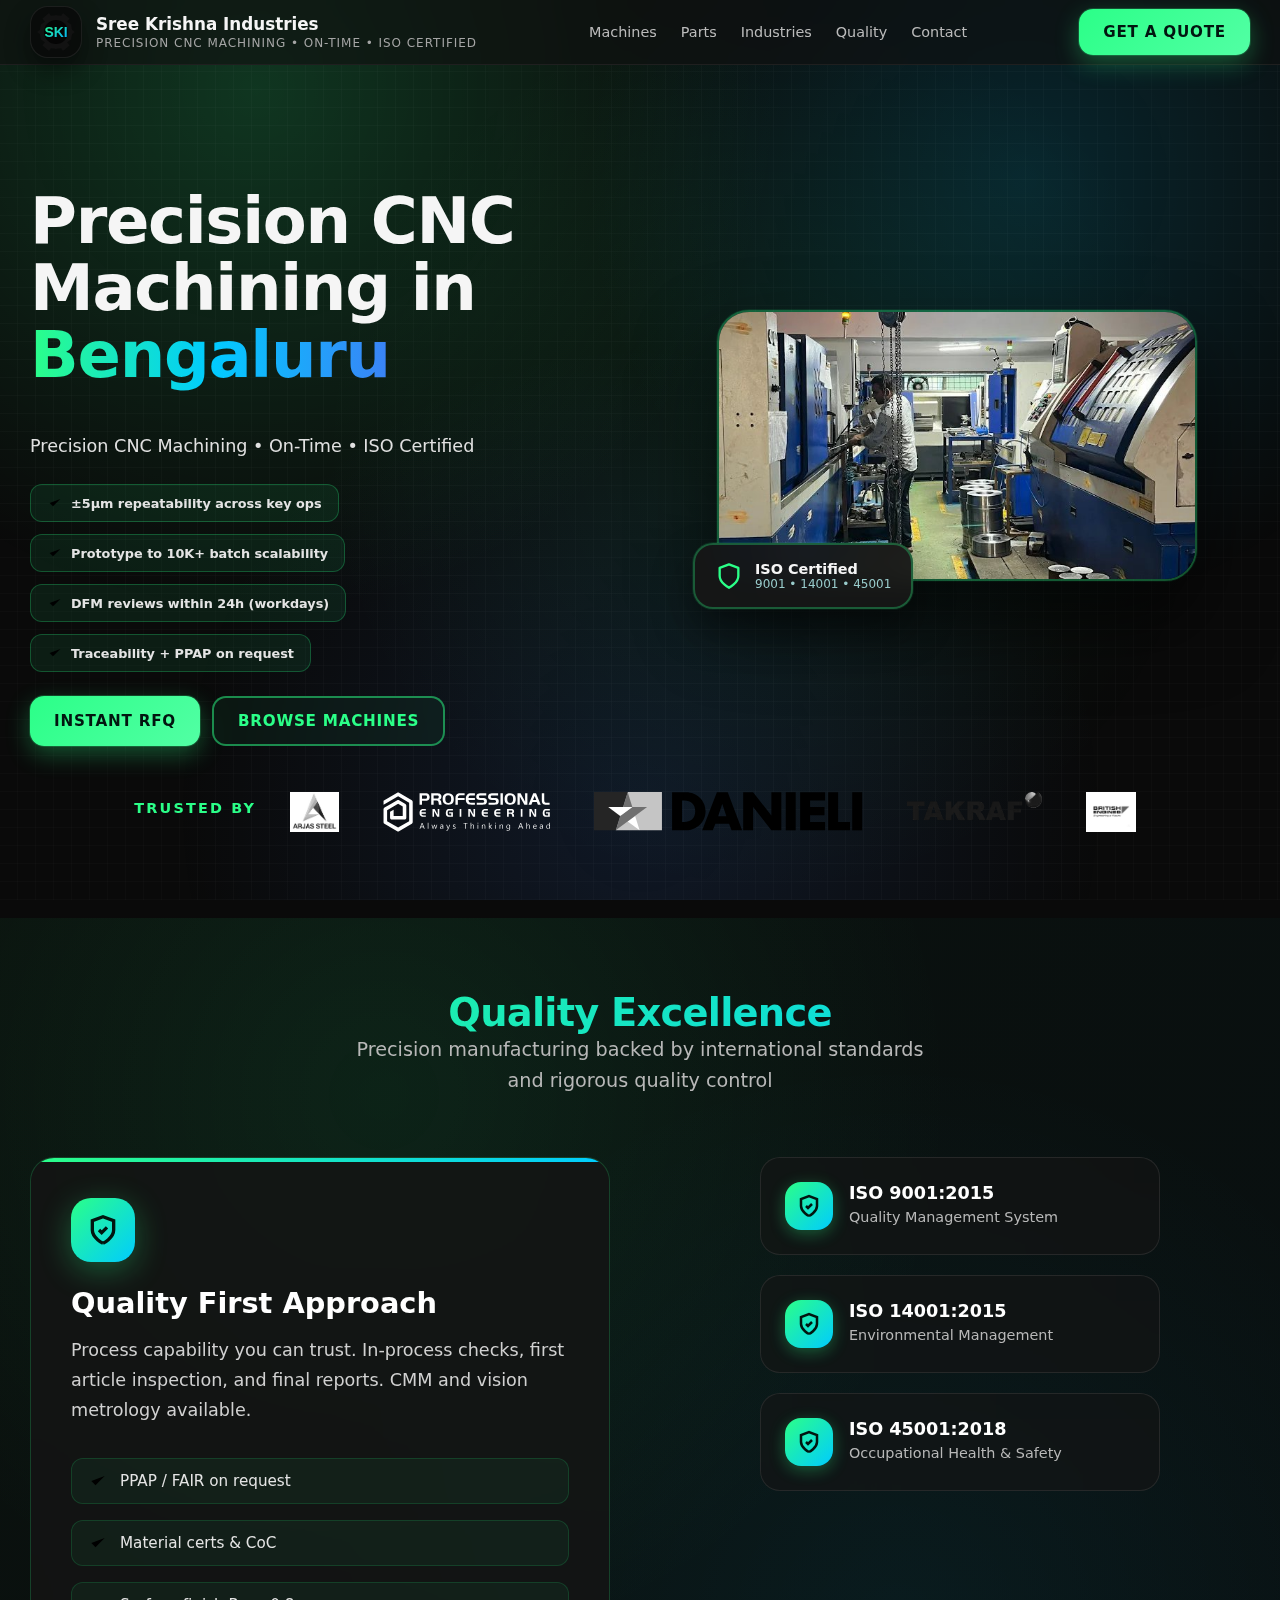
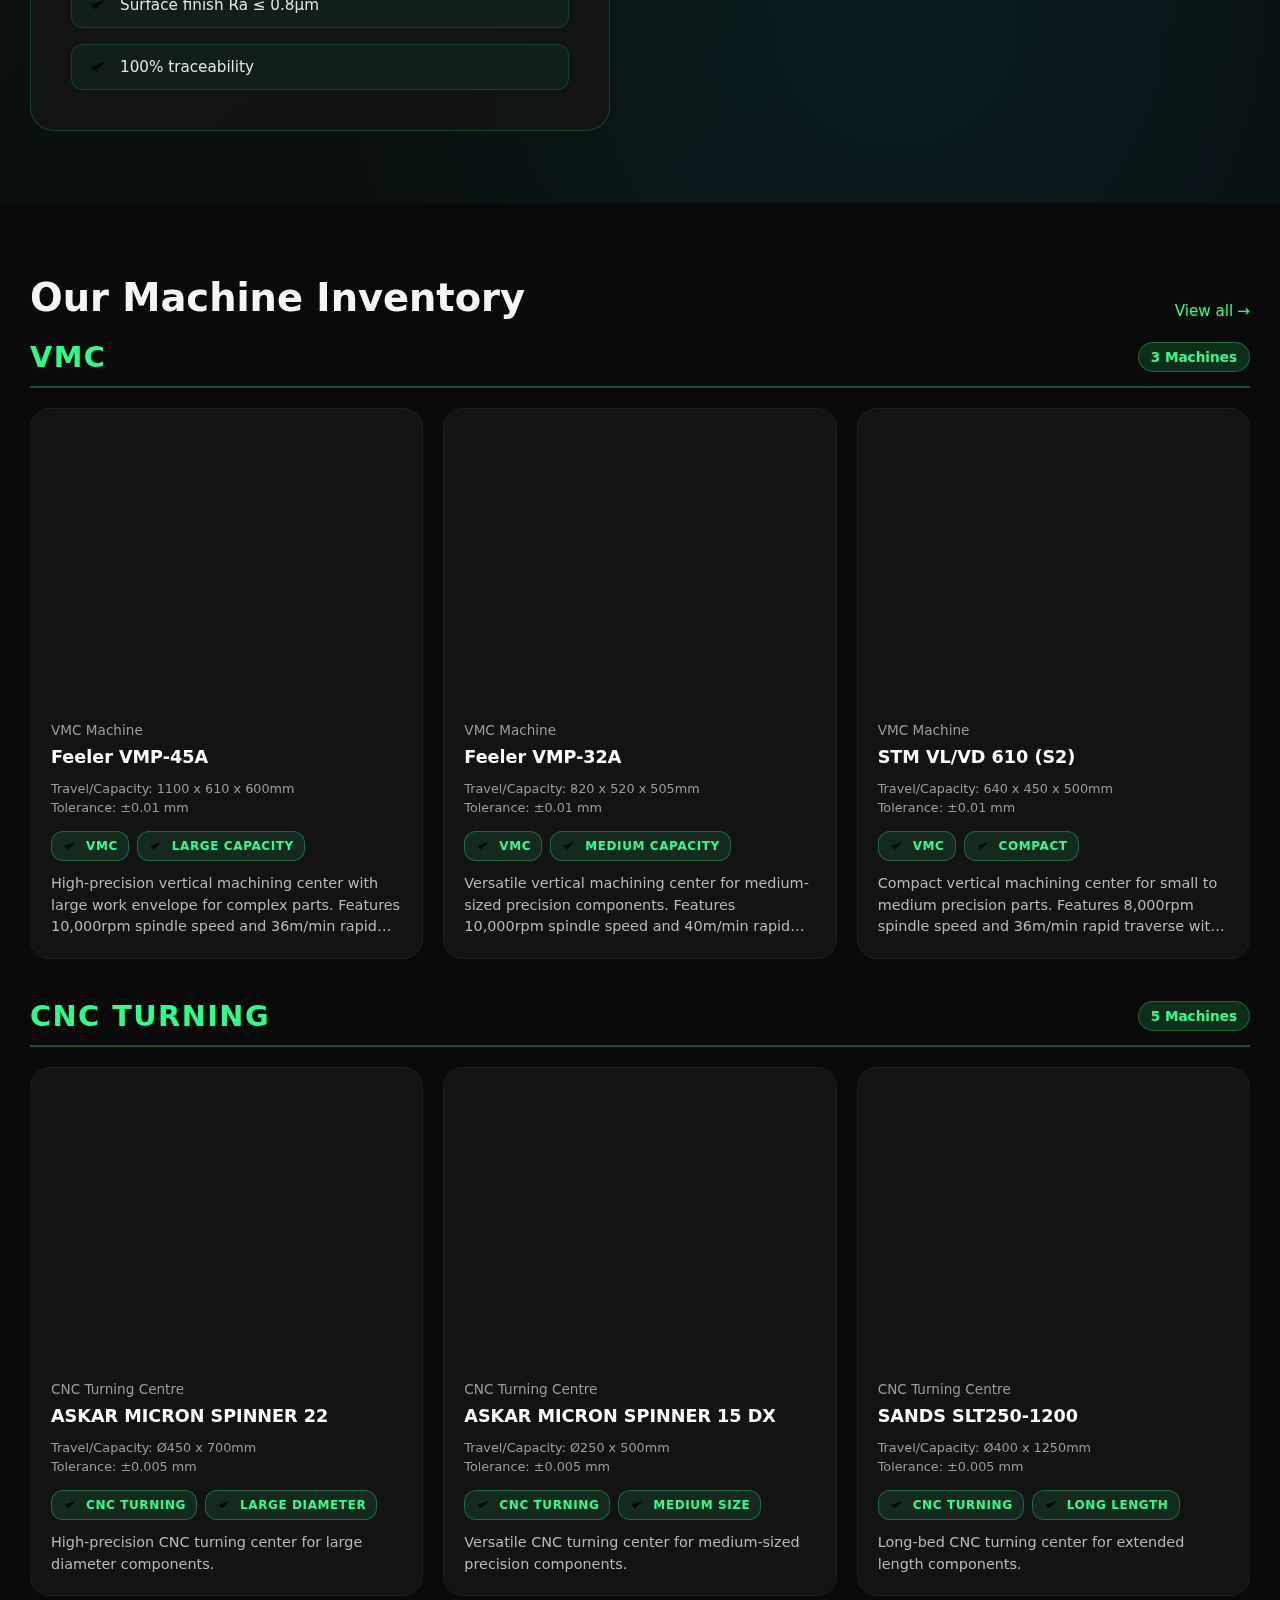
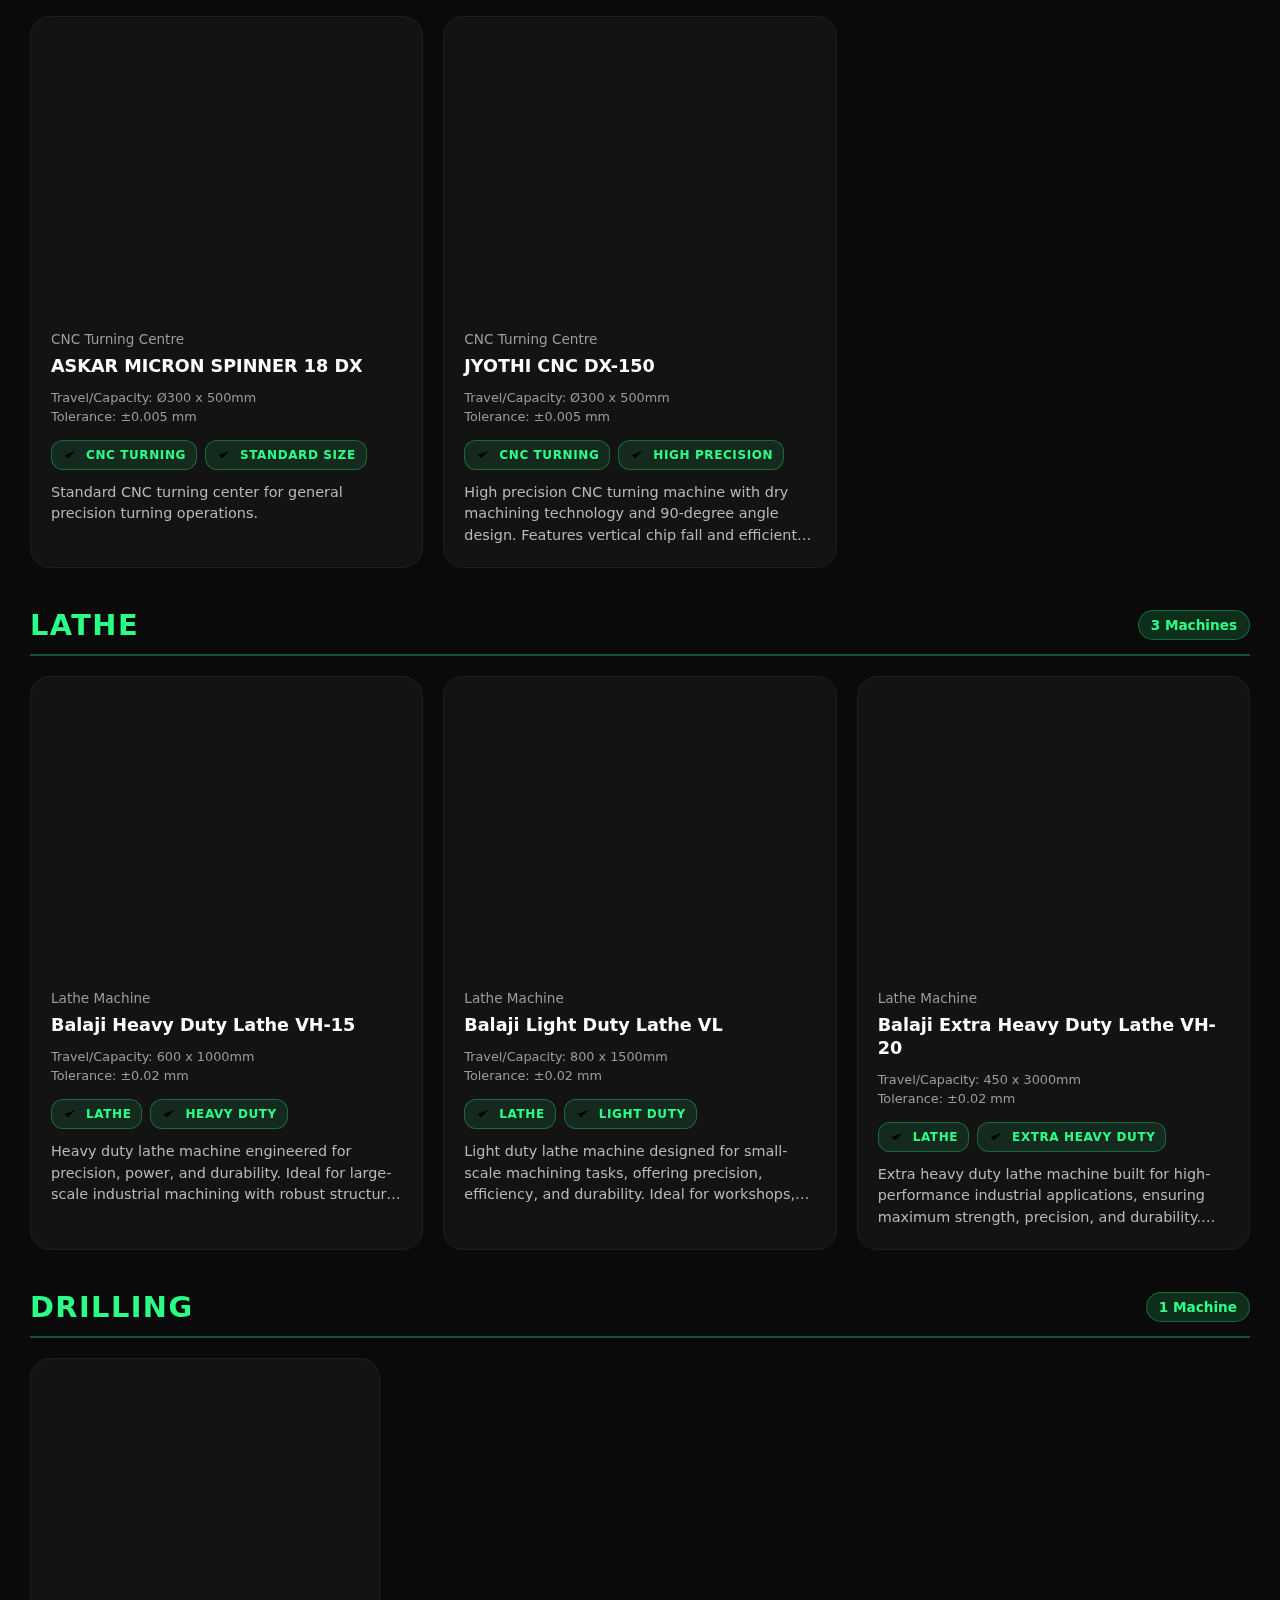
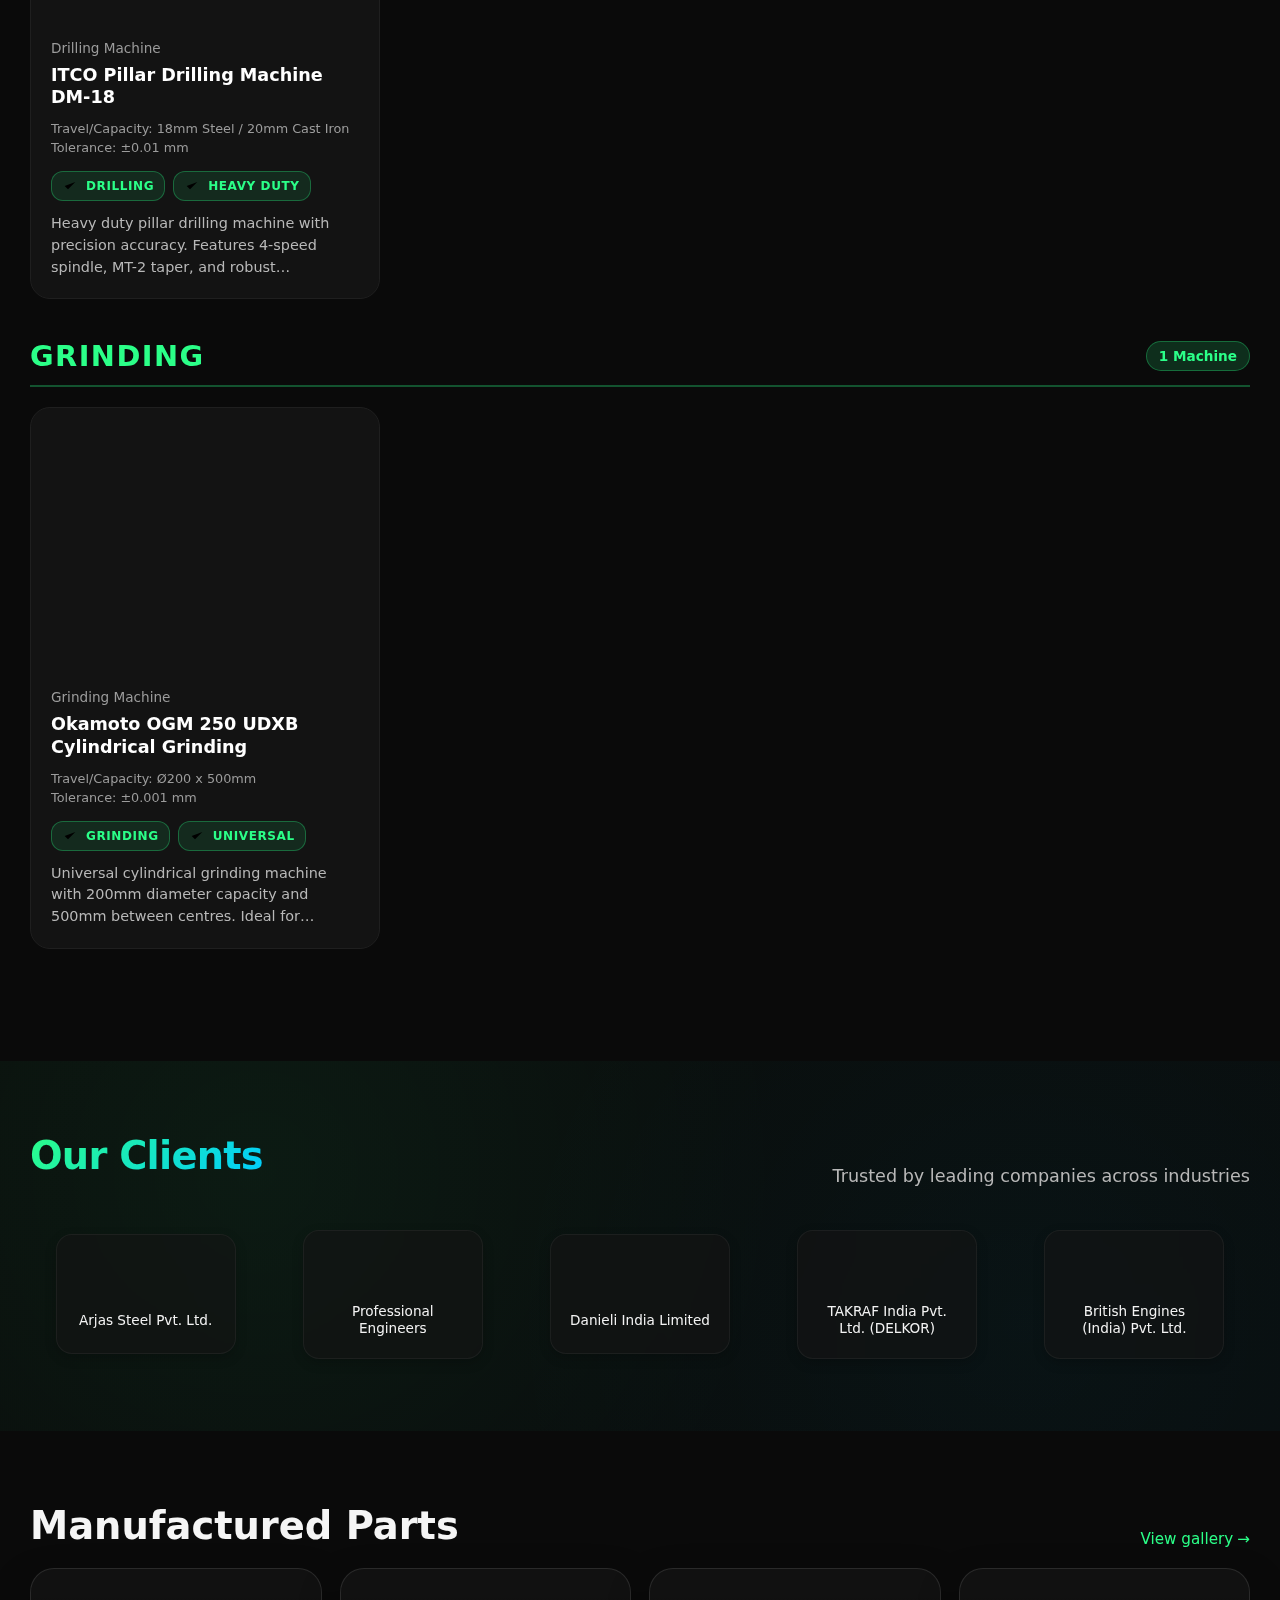
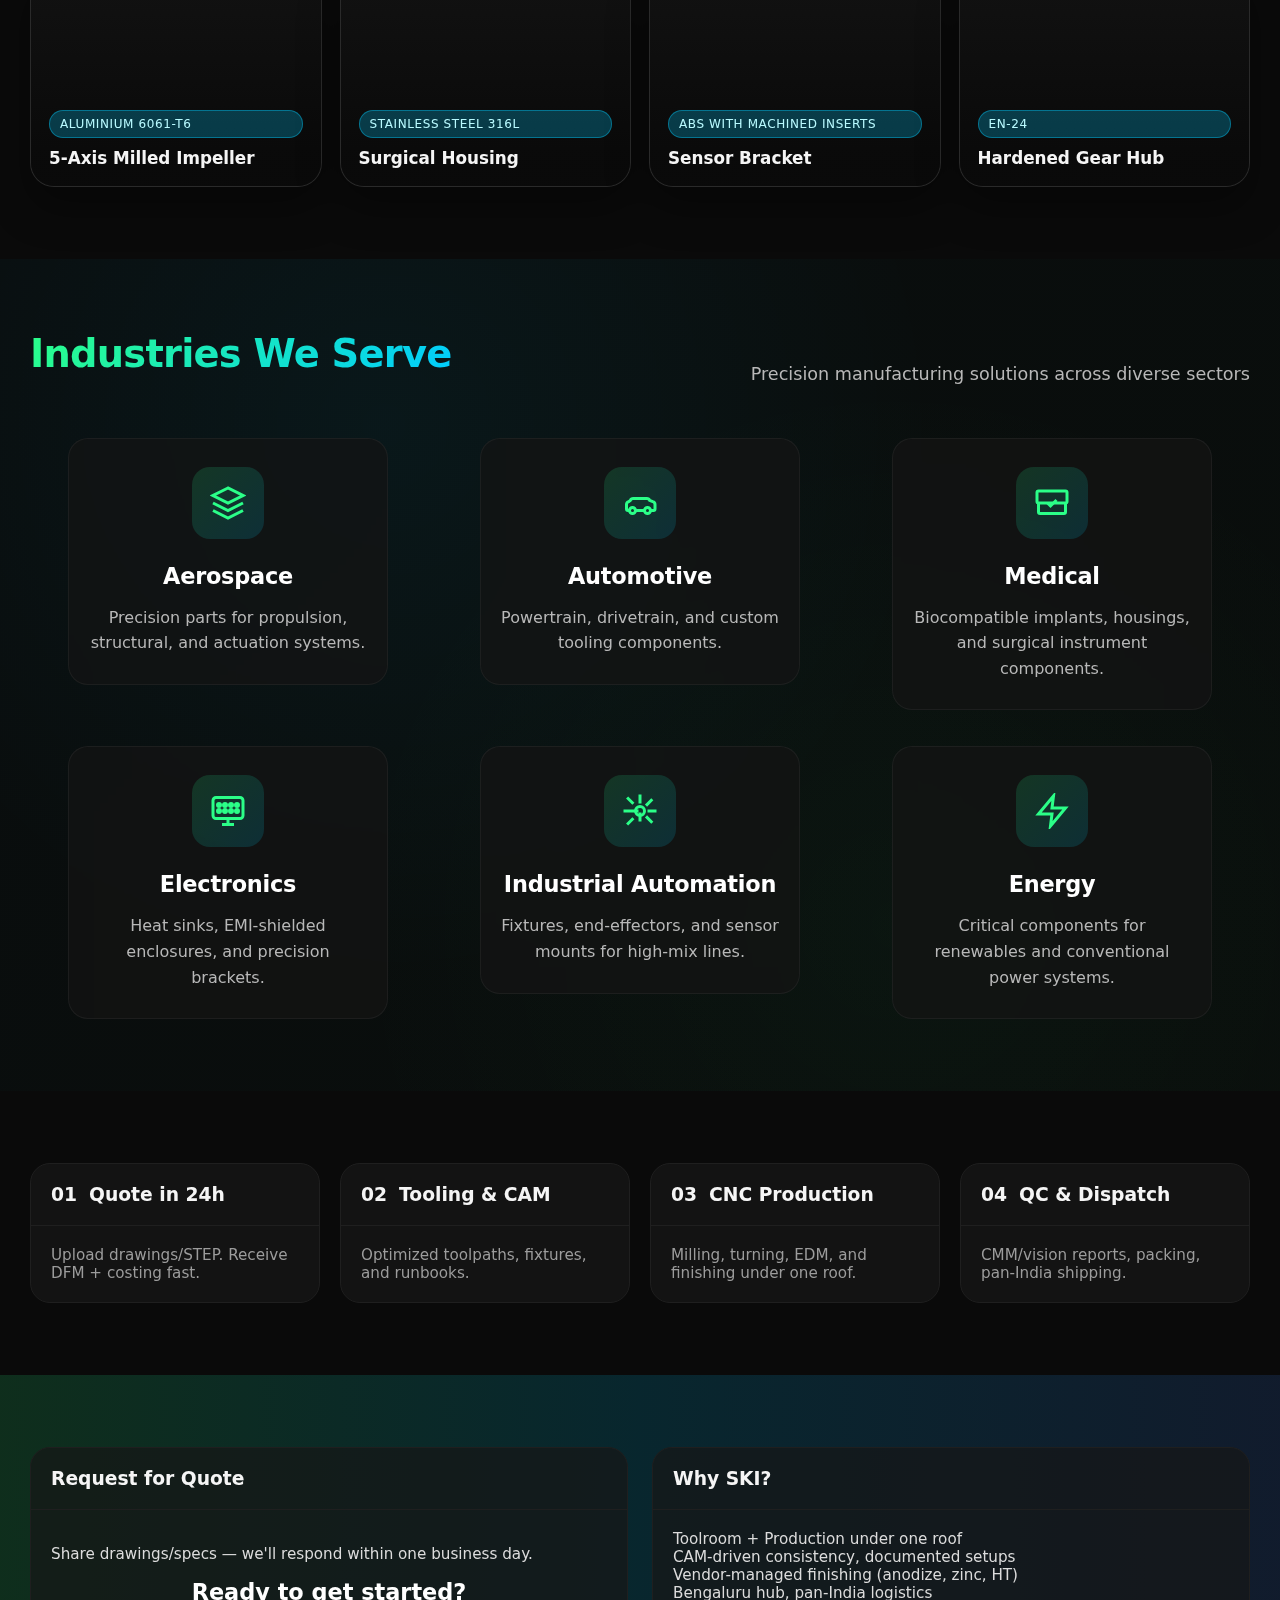
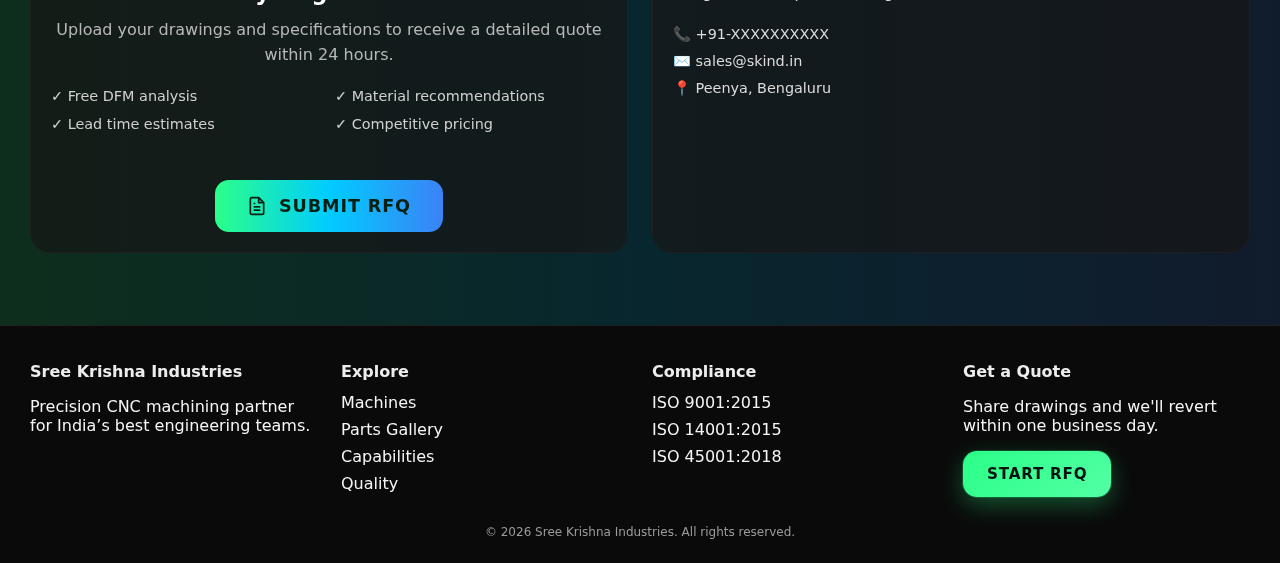
<file: index.html>
<!DOCTYPE html>
<html lang="en">
<head>
  <meta charset="utf-8" />
  <meta name="viewport" content="width=device-width, initial-scale=1" />
  <title>Sree Krishna Industries | Precision CNC</title>
  <link rel="stylesheet" href="styles.css" />
</head>
<body class="page">
  <div class="bg-grid"></div>

  <header class="navbar">
    <div class="container nav-inner">
      <a class="brand" href="/">
        <span class="brand-logo" aria-hidden="true">
          <svg viewBox="0 0 120 120" role="img" focusable="false">
            <defs>
              <linearGradient id="skiGradient" x1="0%" y1="0%" x2="100%" y2="100%">
                <stop offset="0%" stop-color="#2bff88" />
                <stop offset="100%" stop-color="#00aaff" />
              </linearGradient>
            </defs>
            <path d="M60 6 L76 9 L82 0 L103 17 L95 28 L108 36 L111 54 L120 60 L111 66 L108 84 L95 92 L103 103 L82 120 L76 111 L60 114 L44 111 L38 120 L17 103 L25 92 L12 84 L9 66 L0 60 L9 54 L12 36 L25 28 L17 17 L38 0 L44 9 Z" fill="#121212" />
            <circle cx="60" cy="60" r="38" fill="#050505" />
            <text x="60" y="76" text-anchor="middle" font-family="'Inter', sans-serif" font-weight="700" font-size="44" fill="url(#skiGradient)">SKI</text>
          </svg>
        </span>
        <div>
          <div class="brand-name" id="hero-brand">Sree Krishna Industries</div>
          <div class="brand-tagline">Precision CNC Machining</div>
        </div>
      </a>
      <nav class="nav-links">
        <a href="#machines">Machines</a>
        <a href="#parts">Parts</a>
        <a href="#industries">Industries</a>
        <a href="#quality">Quality</a>
        <a href="#contact">Contact</a>
      </nav>
      <div class="nav-cta">
        <a class="btn btn-primary" href="https://docs.google.com/forms/d/e/1FAIpQLScPFt7EcxCZwlP82XaQHYTAAT4935U46JWdK42y7iJweB-WZQ/viewform?usp=sharing&ouid=112392121778927063114" target="_blank">Get a Quote</a>
      </div>
    </div>
  </header>

  <main>
    <section class="hero">
      <div class="container hero-grid">
        <div>
              <h1 class="hero-title">
                Precision CNC Machining in <span class="text-gradient">Bengaluru</span>
              </h1>
              <p class="hero-lead" id="hero-tagline">
                Precision machining partner for complex, high-mix parts.
              </p>

          <div class="usp-list" id="usp-list"></div>

          <div class="hero-actions">
                <a class="btn btn-primary" href="https://docs.google.com/forms/d/e/1FAIpQLScPFt7EcxCZwlP82XaQHYTAAT4935U46JWdK42y7iJweB-WZQ/viewform?usp=sharing&ouid=112392121778927063114" target="_blank">Instant RFQ</a>
                <a class="btn btn-outline" href="machines/index.html">Browse Machines</a>
          </div>
        </div>

        <div class="hero-media">
          <div class="hero-media-frame">
            <img src="public/images/hero-workshop-floor.jpg" alt="Industrial workshop floor with CNC machines" loading="eager" />
          </div>
          <div class="iso-card">
            <svg class="icon icon-lg" viewBox="0 0 24 24" fill="none" stroke="currentColor" stroke-width="2" stroke-linecap="round" stroke-linejoin="round">
              <path d="M12 22s8-4 8-10V5l-8-3-8 3v7c0 6 8 10 8 10" />
            </svg>
            <div>
              <div class="iso-title">ISO Certified</div>
              <div class="iso-sub">9001 • 14001 • 45001</div>
            </div>
          </div>
        </div>
      </div>
      <div class="container hero-client-wrap">
        <span class="trusted-title">Trusted by</span>
        <div class="client-logo-strip" id="hero-clients"></div>
      </div>
    </section>

    <section id="quality" class="section quality-section">
      <div class="container">
        <div class="quality-header">
          <h2 class="section-title">Quality Excellence</h2>
          <p class="section-subtitle">Precision manufacturing backed by international standards and rigorous quality control</p>
        </div>
        
        <div class="quality-grid">
          <div class="quality-main">
            <div class="quality-icon">
              <svg viewBox="0 0 24 24" fill="none" stroke="currentColor" stroke-width="2">
                <path d="M12 22s8-4 8-10V5l-8-3-8 3v7c0 6 8 10 8 10"/>
                <path d="M9 12l2 2 4-4"/>
              </svg>
            </div>
            <h3>Quality First Approach</h3>
            <p>Process capability you can trust. In-process checks, first article inspection, and final reports. CMM and vision metrology available.</p>
            <div class="quality-features">
              <div class="feature-item">
                <svg class="feature-icon" viewBox="0 0 24 24"><polyline points="20 6 9 17 4 12"/></svg>
                <span>PPAP / FAIR on request</span>
              </div>
              <div class="feature-item">
                <svg class="feature-icon" viewBox="0 0 24 24"><polyline points="20 6 9 17 4 12"/></svg>
                <span>Material certs & CoC</span>
              </div>
              <div class="feature-item">
                <svg class="feature-icon" viewBox="0 0 24 24"><polyline points="20 6 9 17 4 12"/></svg>
                <span>Surface finish Ra ≤ 0.8µm</span>
              </div>
              <div class="feature-item">
                <svg class="feature-icon" viewBox="0 0 24 24"><polyline points="20 6 9 17 4 12"/></svg>
                <span>100% traceability</span>
              </div>
            </div>
          </div>
          
          <div class="certifications-grid" id="certifications"></div>
        </div>
      </div>
    </section>

    <section id="machines" class="section">
      <div class="container">
        <div class="section-heading">
          <h2>Our Machine Inventory</h2>
          <a class="link-accent" href="/machines">View all<span class="icon-inline">→</span></a>
        </div>
        <div class="machines-container" id="machines-list"></div>
      </div>
    </section>

    <section id="clients" class="section clients-section">
      <div class="container">
        <div class="section-heading">
          <h2>Our Clients</h2>
          <p class="section-subtitle">Trusted by leading companies across industries</p>
        </div>
        <div class="client-grid" id="clients-grid"></div>
      </div>
    </section>

    <section id="parts" class="section">
      <div class="container">
        <div class="section-heading">
          <h2>Manufactured Parts</h2>
          <a class="link-accent" href="/parts">View gallery<span class="icon-inline">→</span></a>
        </div>
        <div class="gallery-grid" id="parts-list"></div>
      </div>
    </section>

    <section id="industries" class="section industries-section">
      <div class="container">
        <div class="section-heading">
          <h2>Industries We Serve</h2>
          <p class="section-subtitle">Precision manufacturing solutions across diverse sectors</p>
        </div>
        <div class="industries-grid" id="industries-list"></div>
      </div>
    </section>

    <section class="section">
      <div class="container">
        <div class="cards-grid process" id="process-list"></div>
      </div>
    </section>

    <section id="contact" class="section section-cta">
      <div class="container contact-grid">
        <div class="card card-surface">
          <header class="card-header"><h3 class="card-title">Request for Quote</h3></header>
          <div class="card-content">
            <p>Share drawings/specs — we'll respond within one business day.</p>
            <div class="rfq-content">
              <div class="rfq-info">
                <h4>Ready to get started?</h4>
                <p>Upload your drawings and specifications to receive a detailed quote within 24 hours.</p>
                <ul class="rfq-features">
                  <li>✓ Free DFM analysis</li>
                  <li>✓ Material recommendations</li>
                  <li>✓ Lead time estimates</li>
                  <li>✓ Competitive pricing</li>
                </ul>
              </div>
              <a class="btn btn-gradient btn-large" href="https://docs.google.com/forms/d/e/1FAIpQLScPFt7EcxCZwlP82XaQHYTAAT4935U46JWdK42y7iJweB-WZQ/viewform?usp=sharing&ouid=112392121778927063114" target="_blank">
                <svg width="20" height="20" viewBox="0 0 24 24" fill="none" stroke="currentColor" stroke-width="2">
                  <path d="M14 2H6a2 2 0 0 0-2 2v16a2 2 0 0 0 2 2h12a2 2 0 0 0 2-2V8z"/>
                  <polyline points="14,2 14,8 20,8"/>
                  <line x1="16" y1="13" x2="8" y2="13"/>
                  <line x1="16" y1="17" x2="8" y2="17"/>
                  <polyline points="10,9 9,9 8,9"/>
                </svg>
                Submit RFQ
              </a>
            </div>
          </div>
        </div>

        <aside class="card card-surface">
          <header class="card-header"><h3 class="card-title">Why SKI?</h3></header>
          <div class="card-content">
            <ul class="list">
              <li>Toolroom + Production under one roof</li>
              <li>CAM-driven consistency, documented setups</li>
              <li>Vendor-managed finishing (anodize, zinc, HT)</li>
              <li>Bengaluru hub, pan-India logistics</li>
            </ul>
            <div class="contact-lines">
              <span>📞 +91-XXXXXXXXXX</span>
              <span>✉️ sales@skind.in</span>
              <span>📍 Peenya, Bengaluru</span>
            </div>
          </div>
        </aside>
      </div>
    </section>
  </main>

  <footer class="footer">
    <div class="container footer-grid">
      <div>
        <div class="footer-title">Sree Krishna Industries</div>
        <p>Precision CNC machining partner for India’s best engineering teams.</p>
      </div>
      <div>
        <div class="footer-title">Explore</div>
        <ul>
          <li><a href="/machines">Machines</a></li>
          <li><a href="/parts">Parts Gallery</a></li>
          <li><a href="/capabilities">Capabilities</a></li>
          <li><a href="/quality">Quality</a></li>
        </ul>
      </div>
      <div>
        <div class="footer-title">Compliance</div>
        <ul>
          <li>ISO 9001:2015</li>
          <li>ISO 14001:2015</li>
          <li>ISO 45001:2018</li>
        </ul>
      </div>
      <div>
        <div class="footer-title">Get a Quote</div>
        <p>Share drawings and we'll revert within one business day.</p>
        <a class="btn btn-primary" href="https://docs.google.com/forms/d/e/1FAIpQLScPFt7EcxCZwlP82XaQHYTAAT4935U46JWdK42y7iJweB-WZQ/viewform?usp=sharing&ouid=112392121778927063114" target="_blank">Start RFQ</a>
      </div>
    </div>
    <div class="footer-meta">© <span id="year"></span> Sree Krishna Industries. All rights reserved.</div>
  </footer>

  <div class="sr-only" aria-hidden="true" id="button-tests">
    <button data-cy="btn-null" type="button">Null Href</button>
    <button data-cy="btn-undef" type="button">Undef Href</button>
    <a data-cy="btn-anchor" href="/rfq" class="btn sr-test">Anchor Href</a>
  </div>

  <div class="sr-only" aria-hidden="true" id="dev-diagnostics"></div>

  <script src="data.js"></script>
  <script src="script.js"></script>
</body>
</html>
</file>
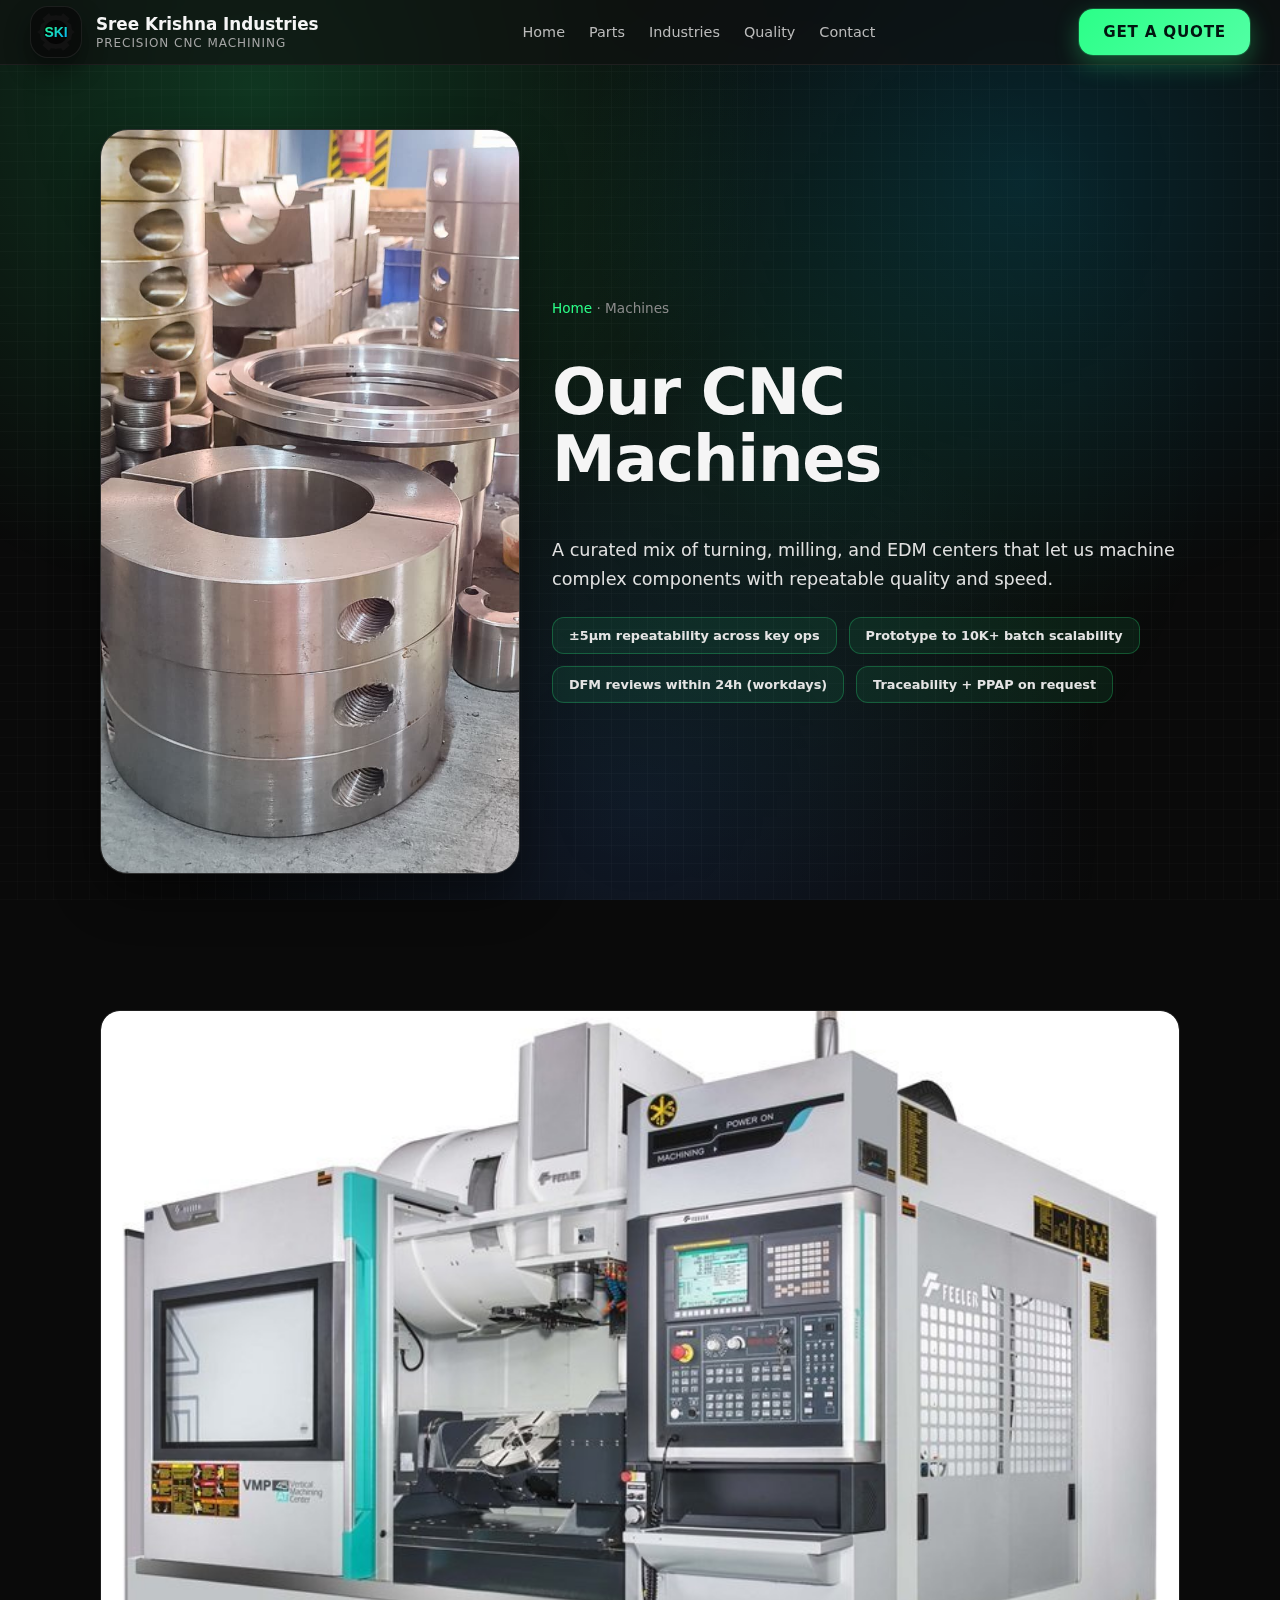
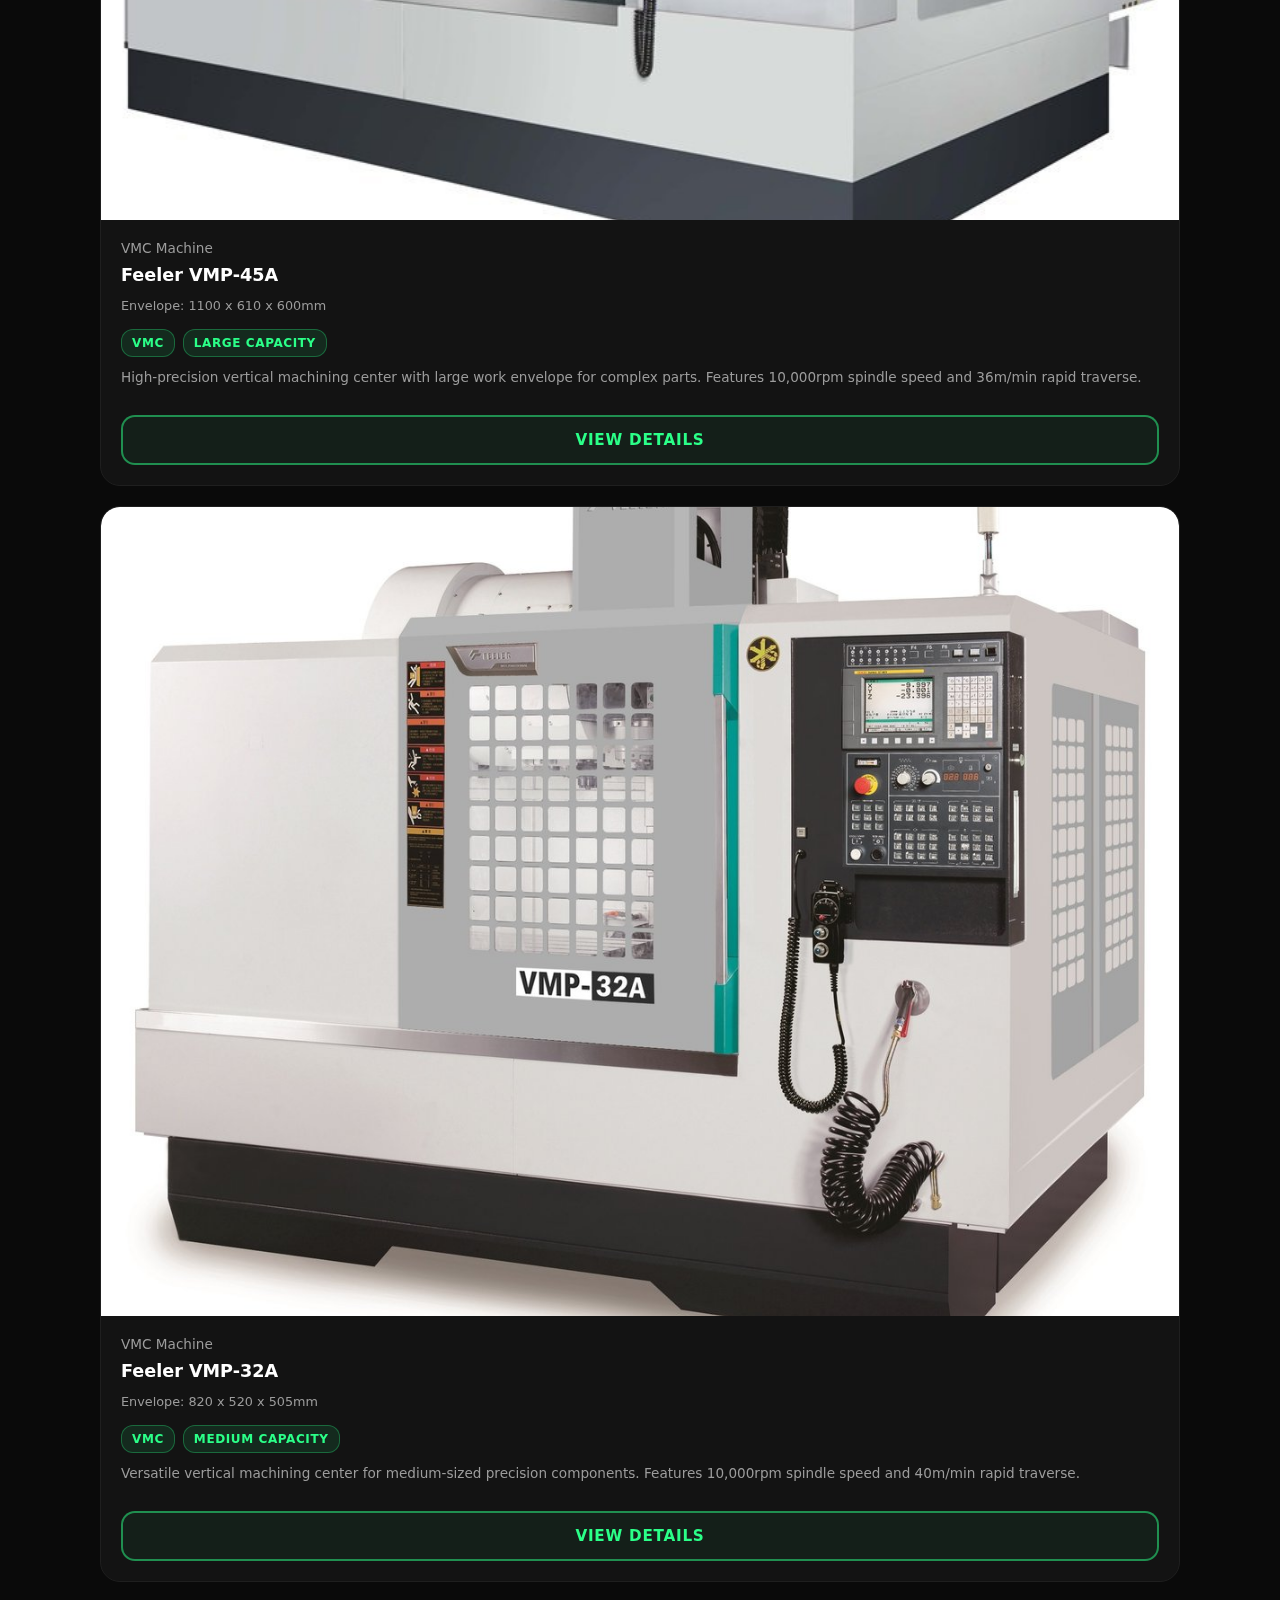
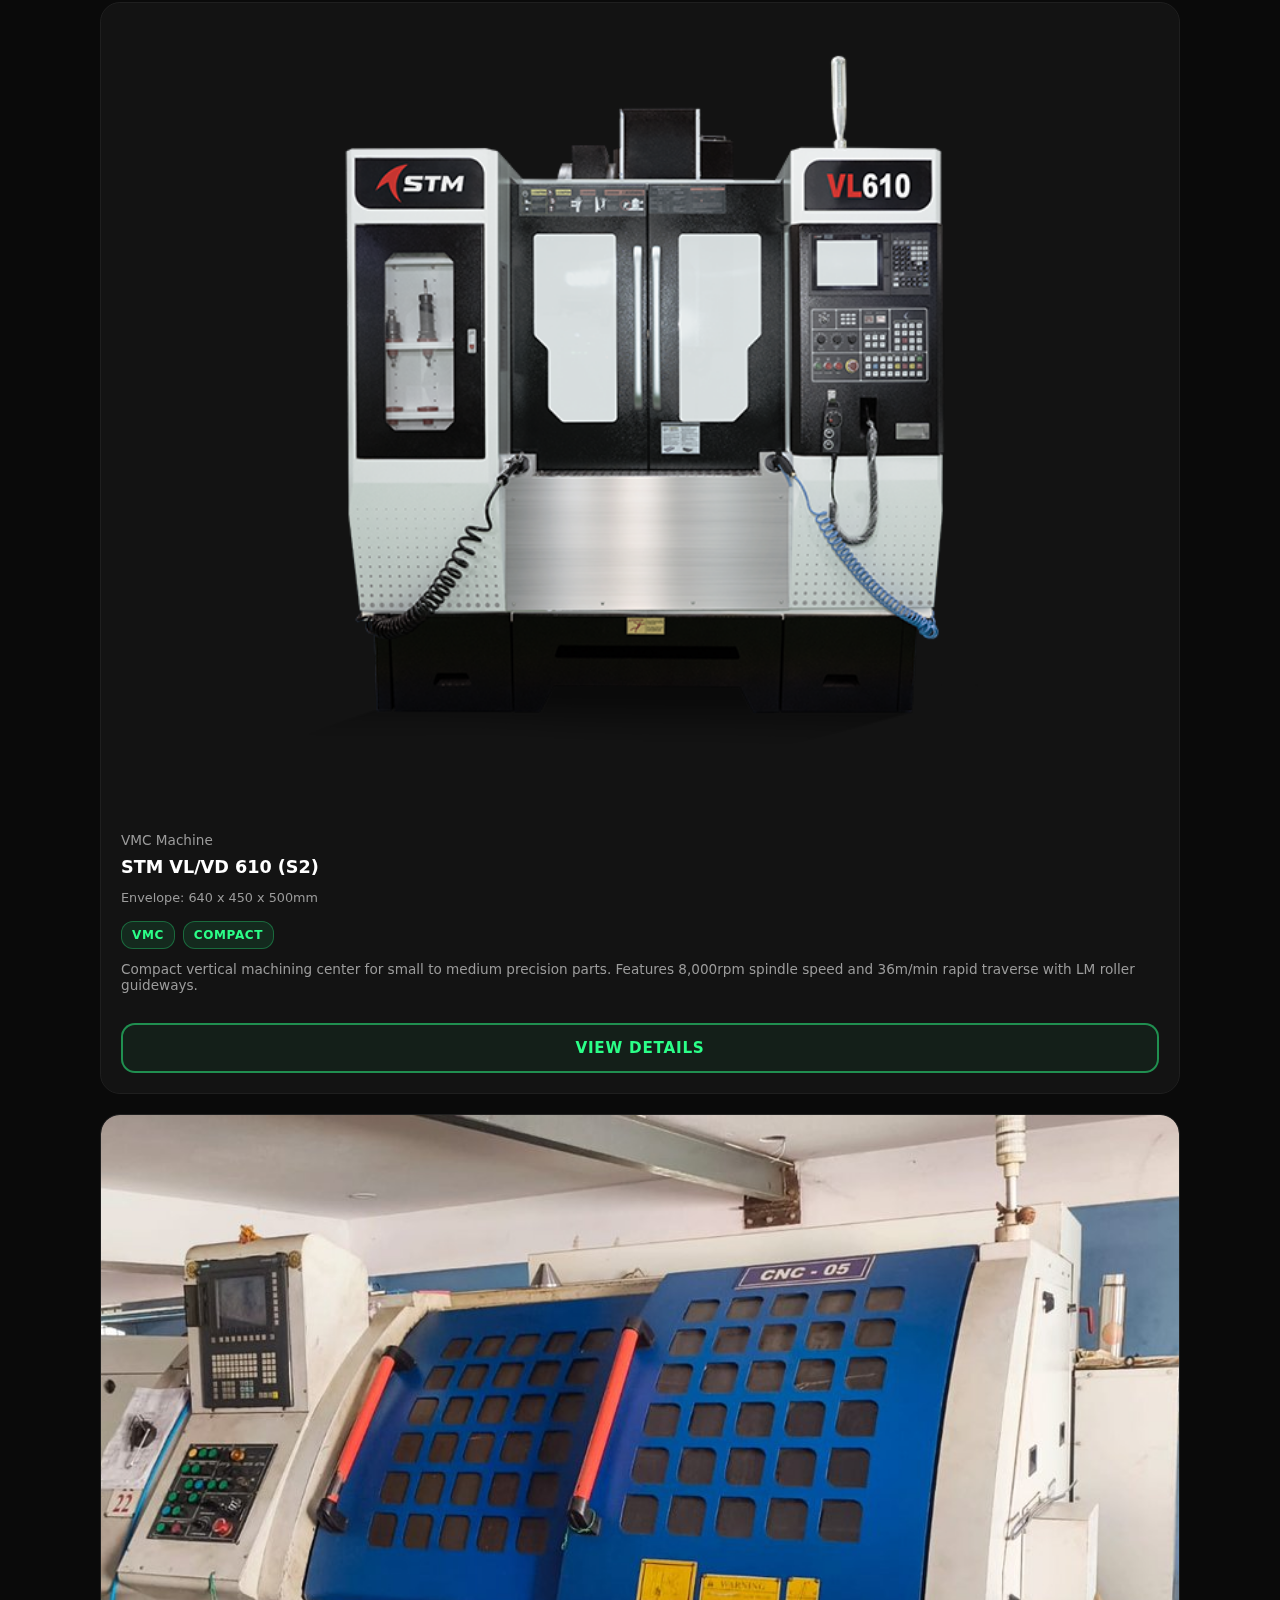
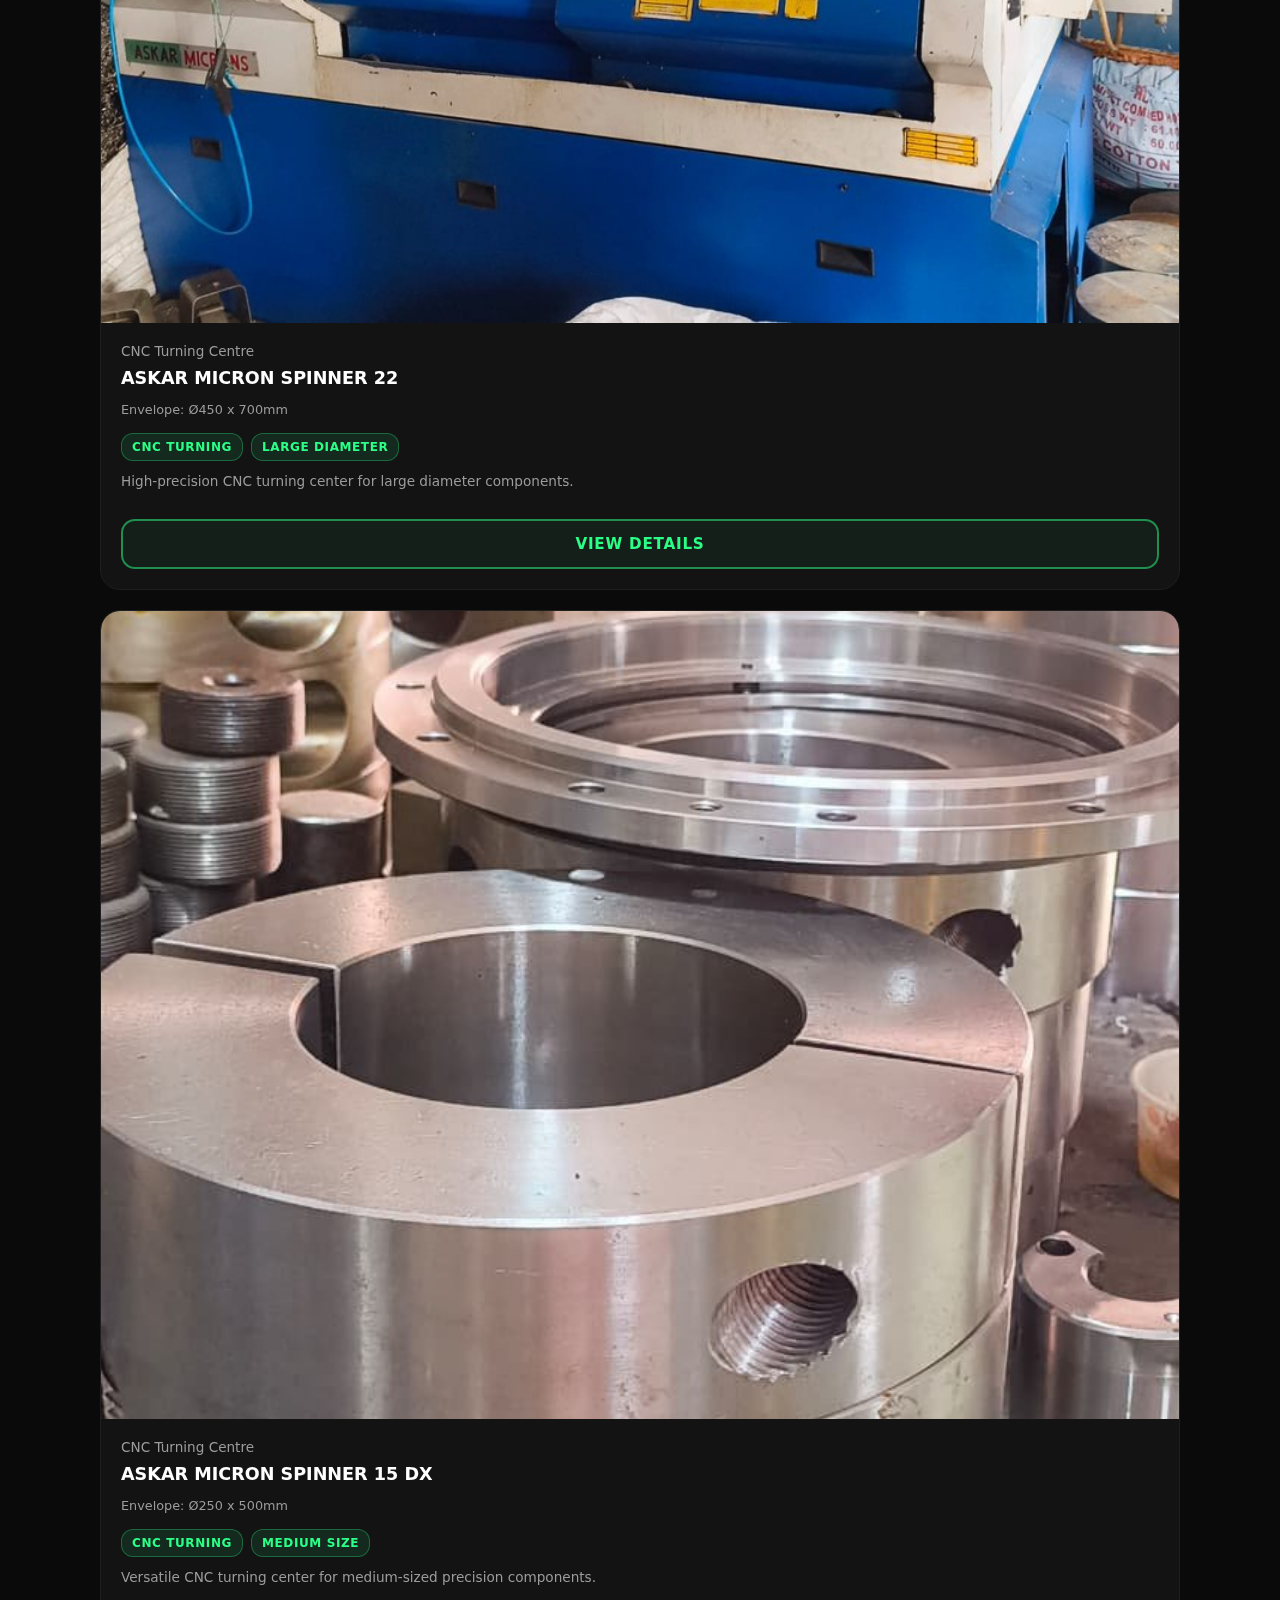
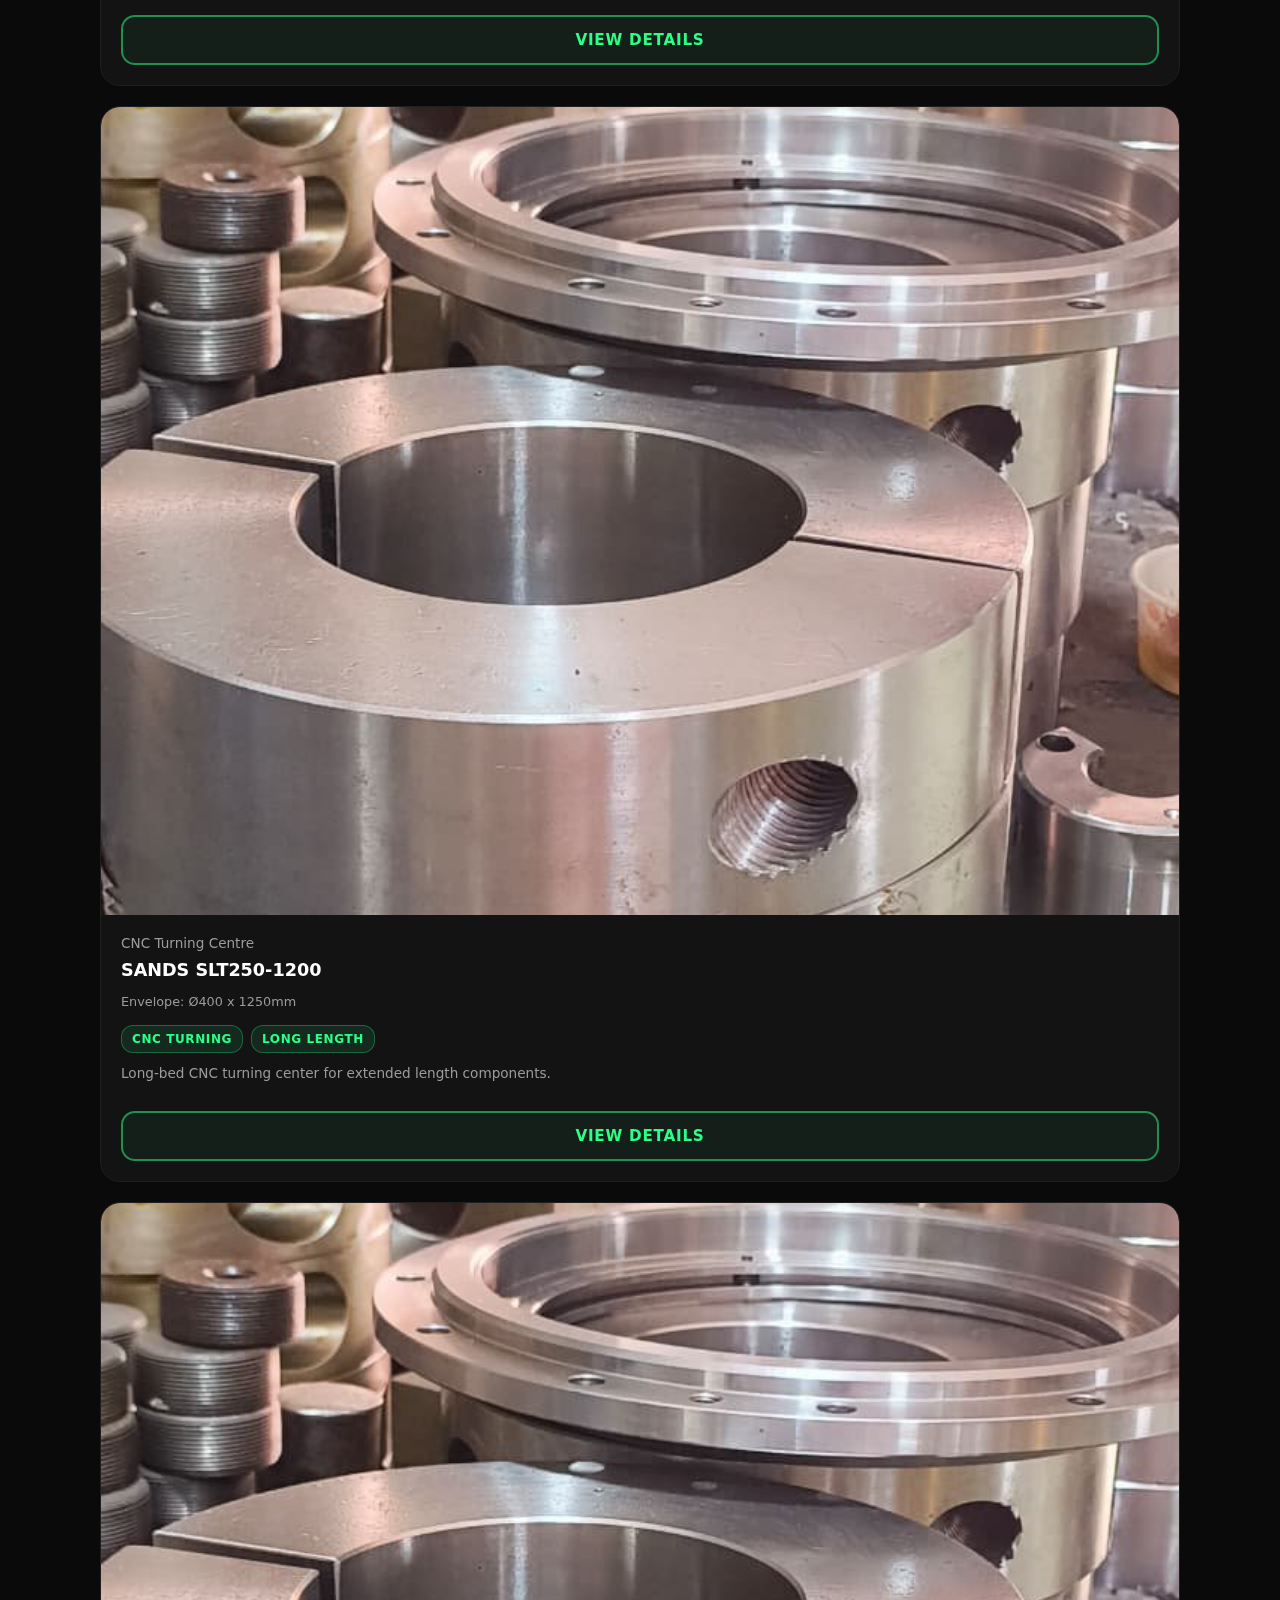
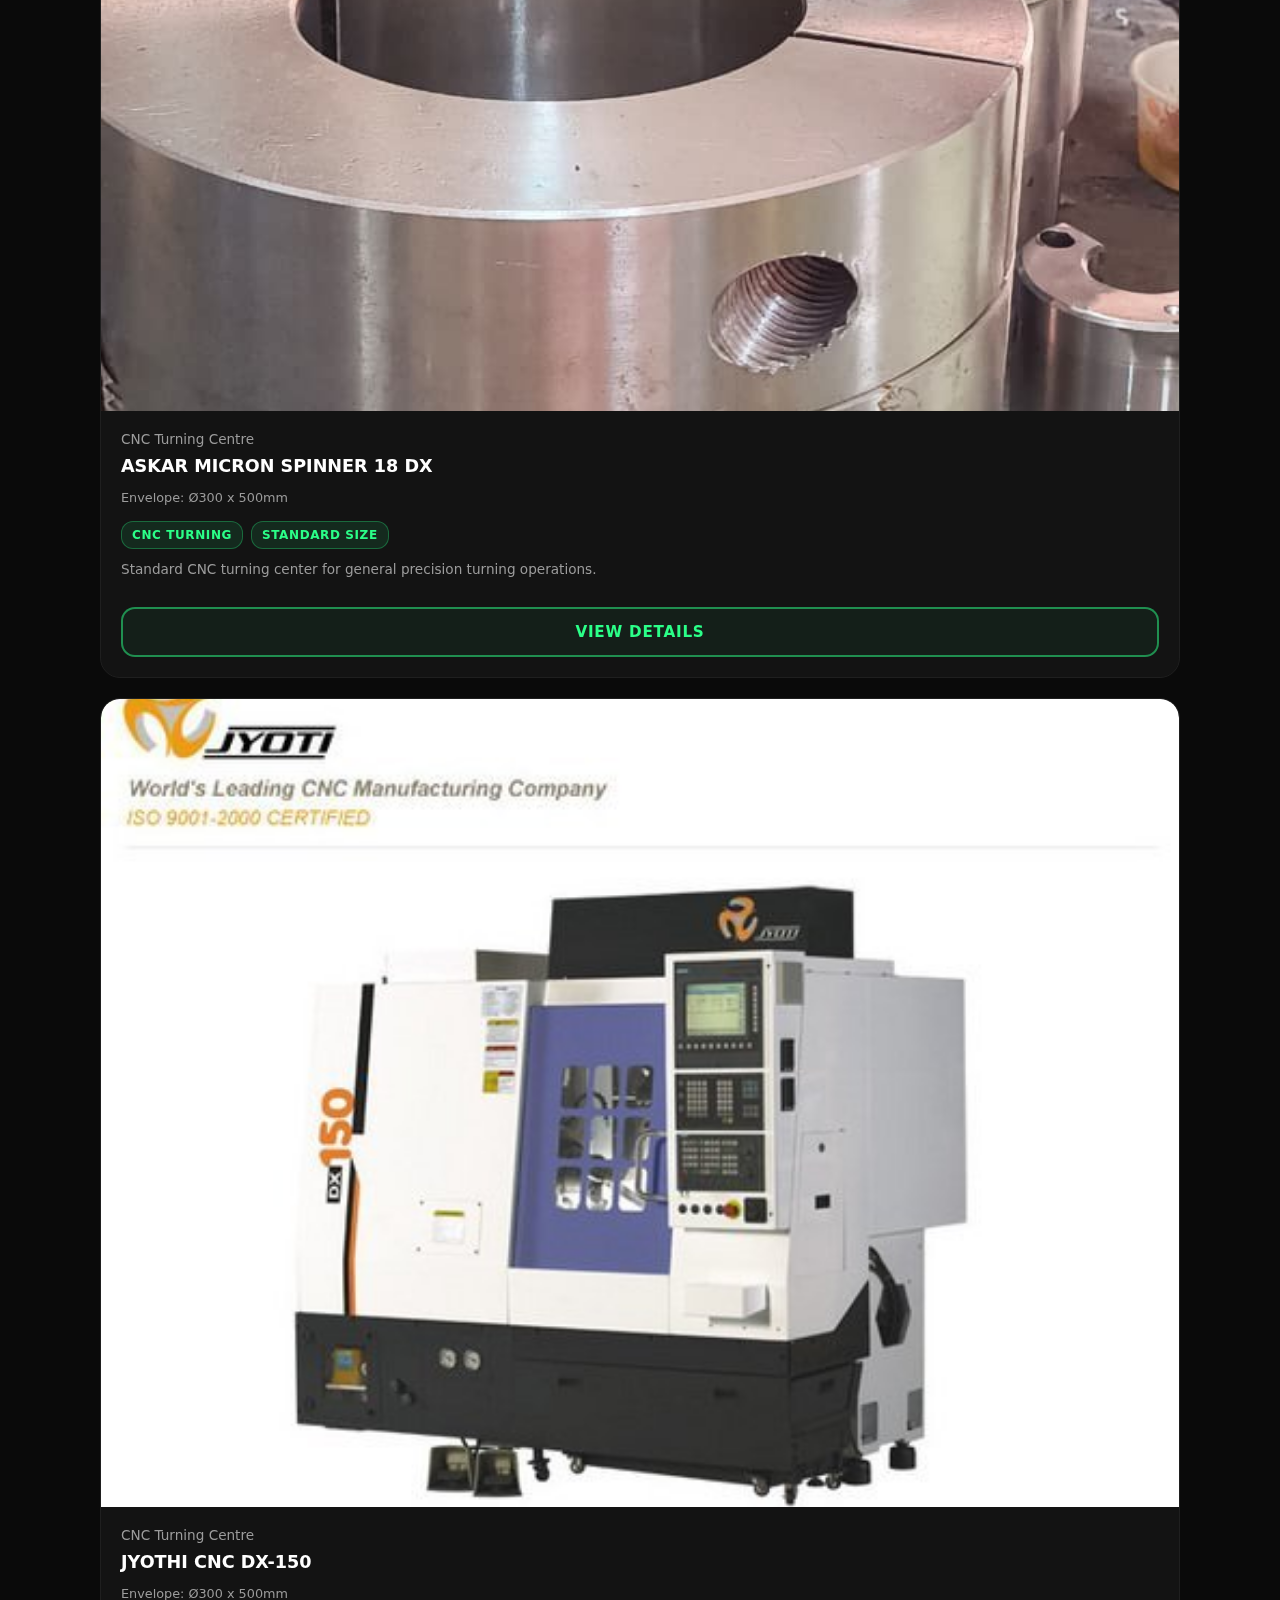
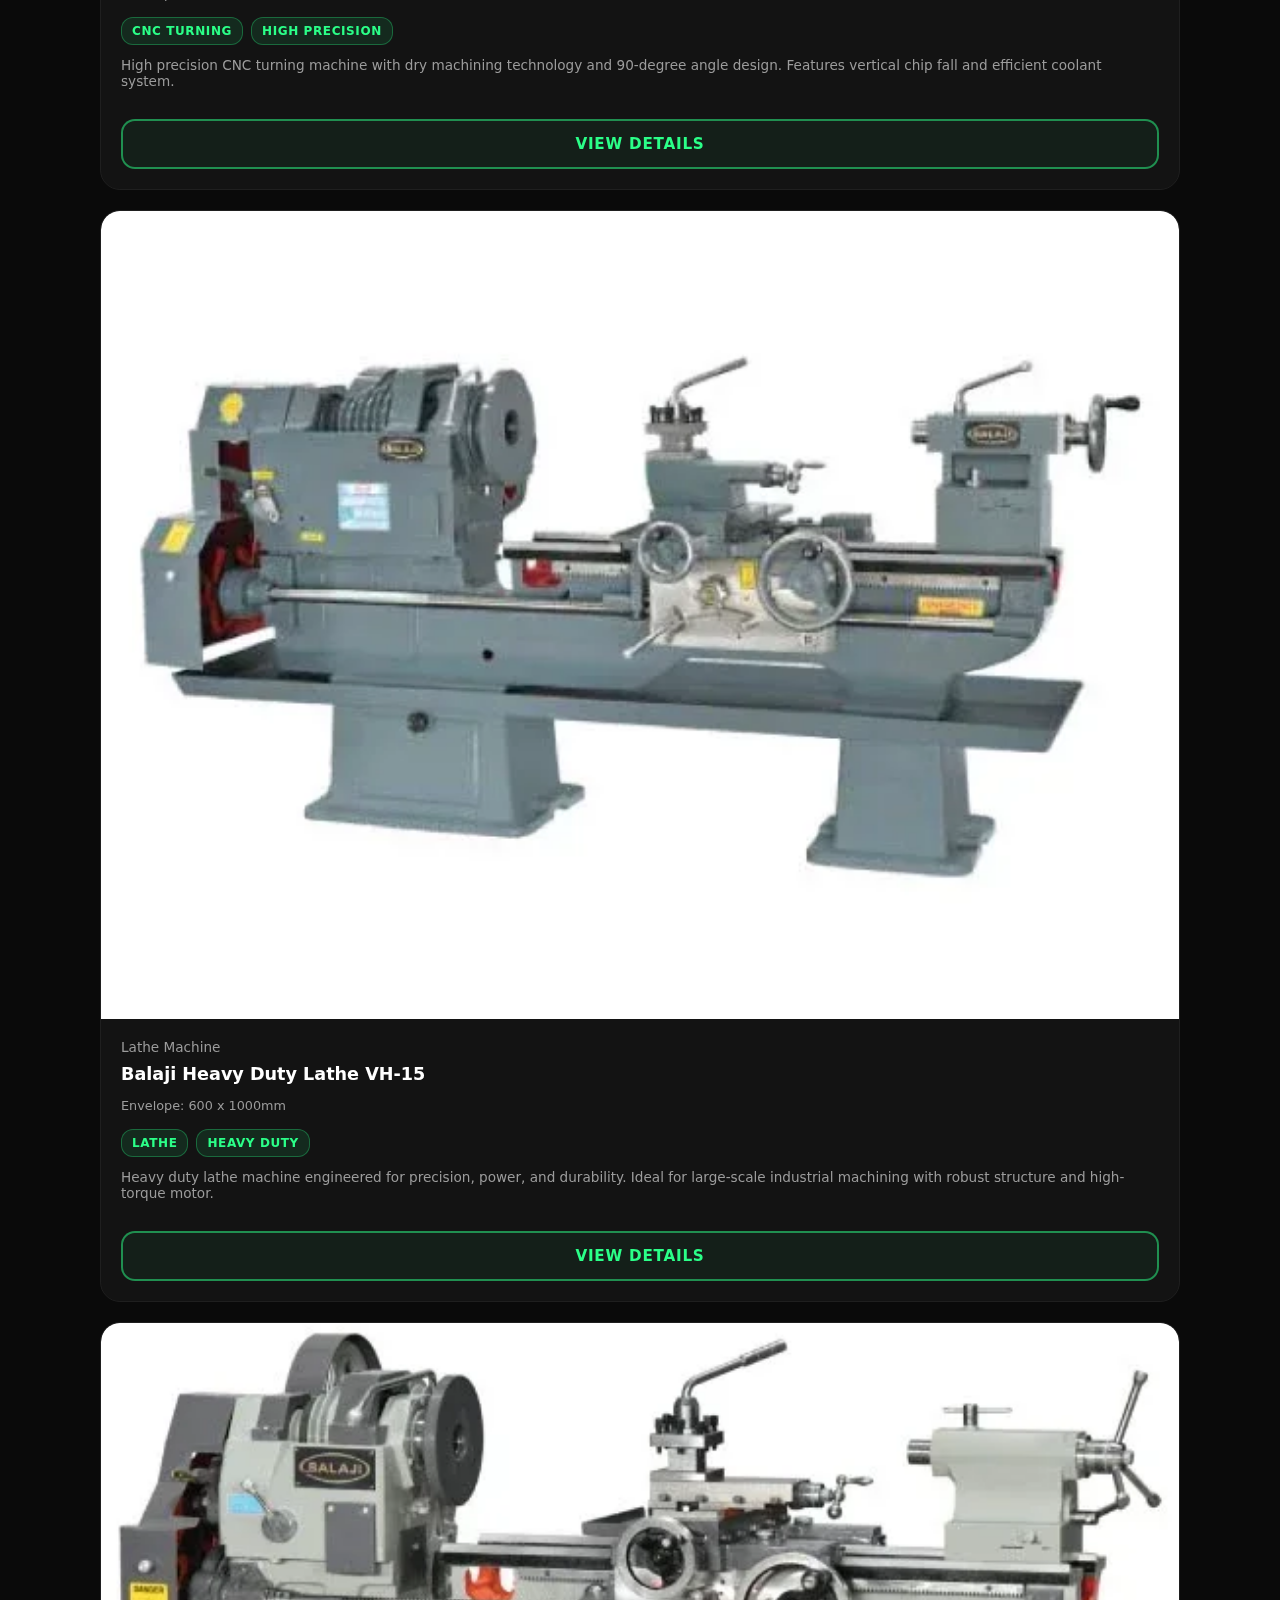
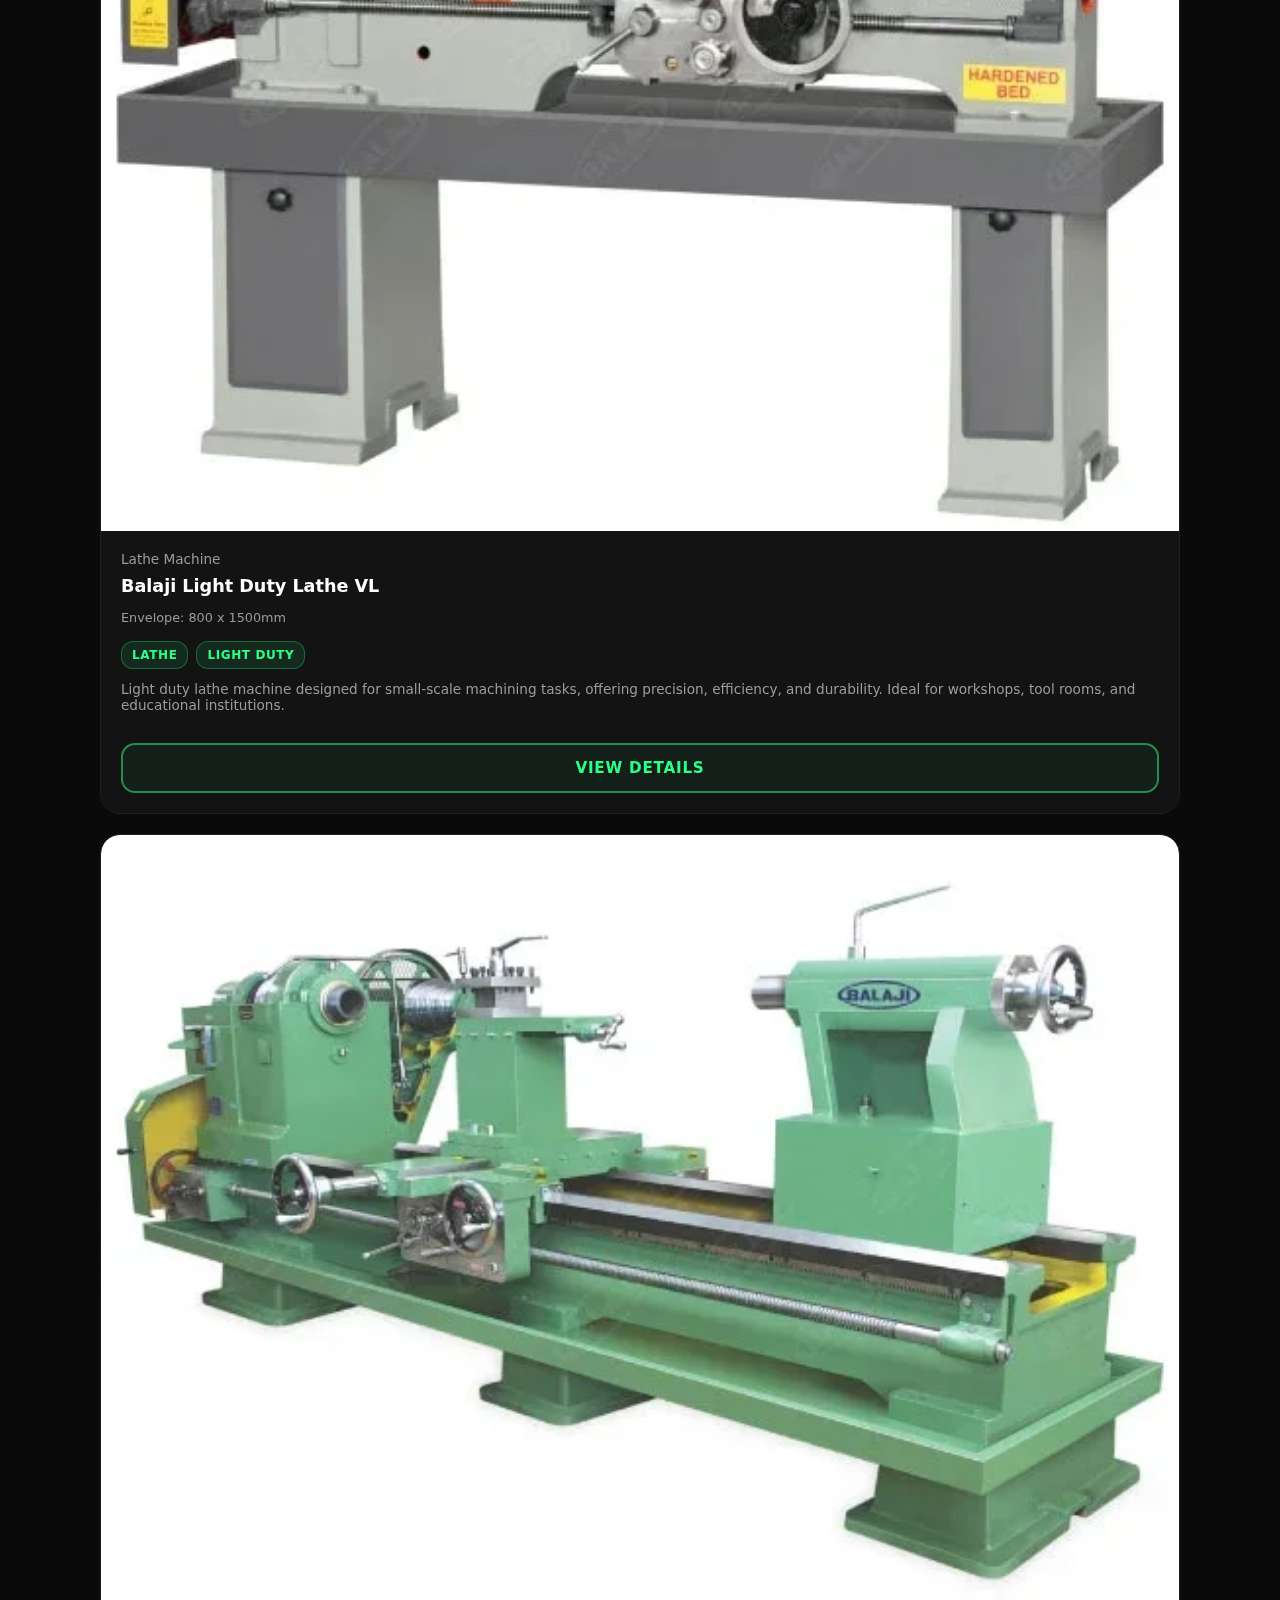
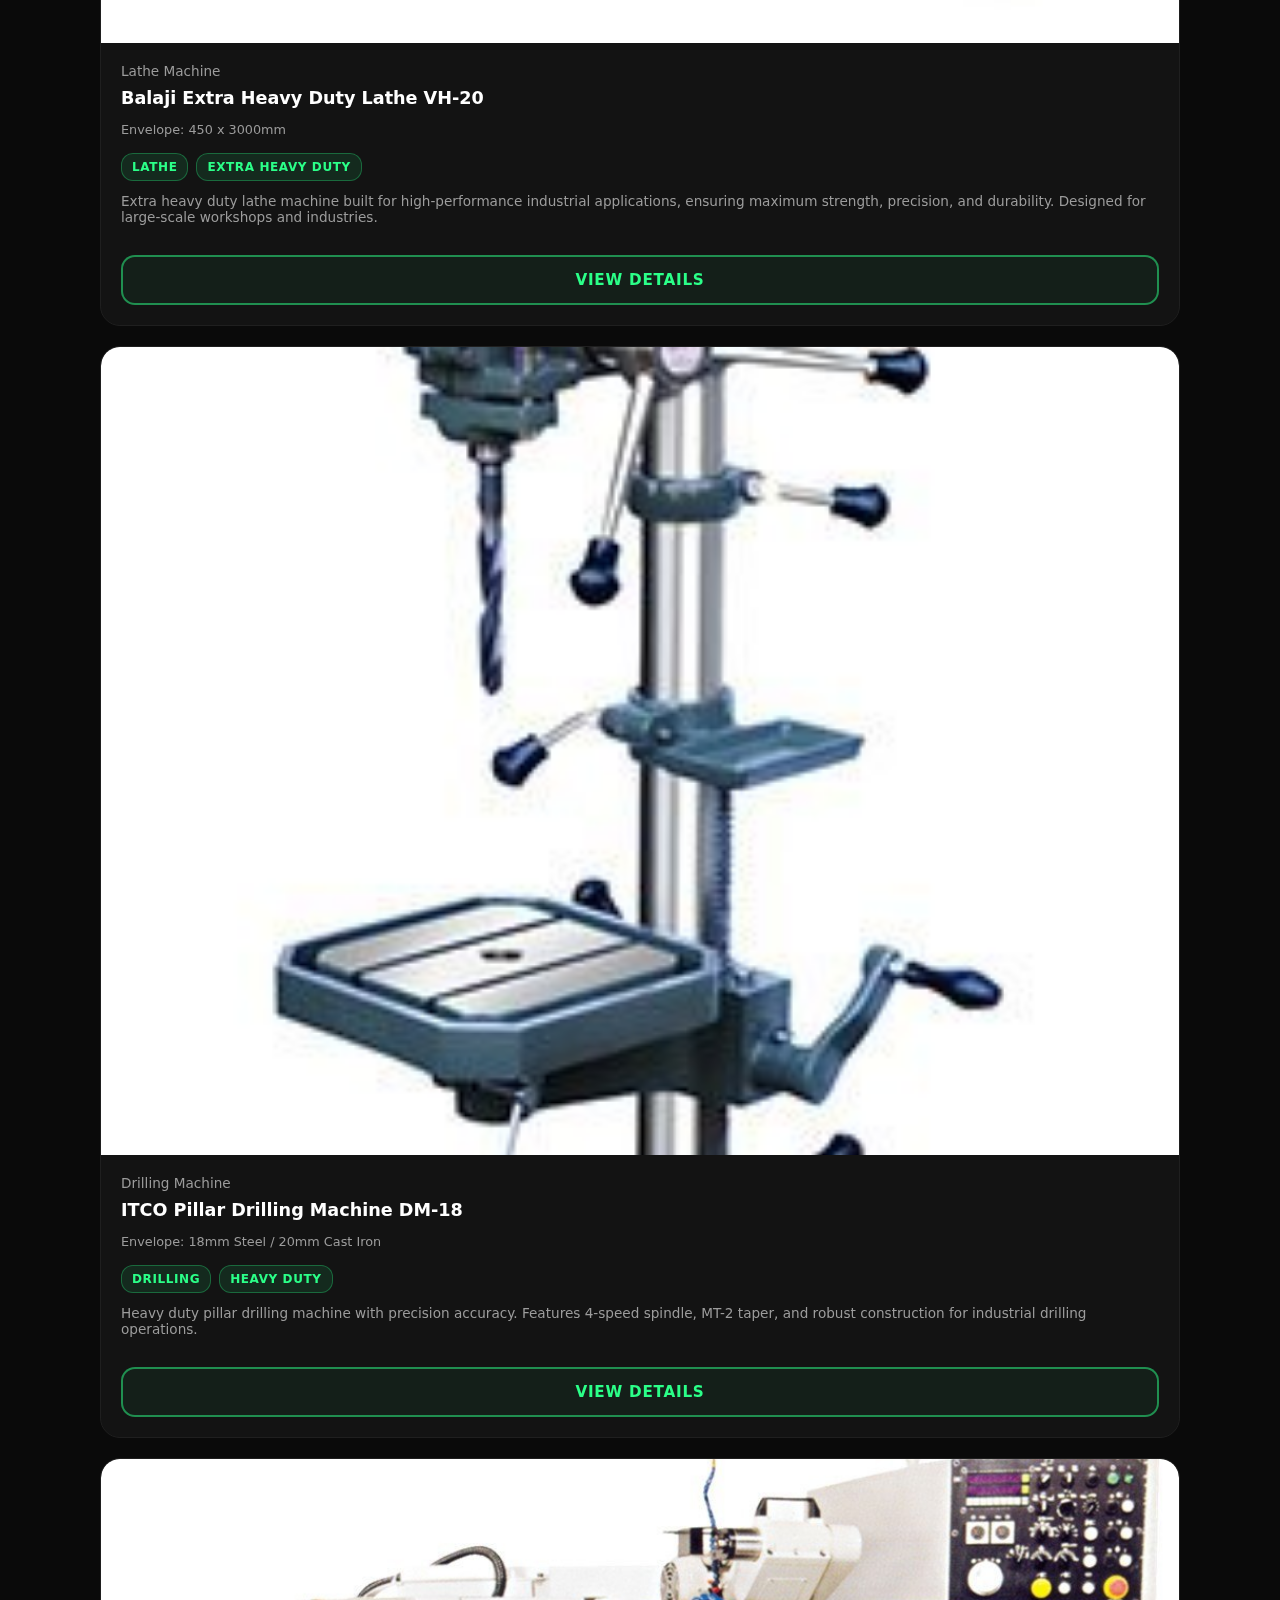
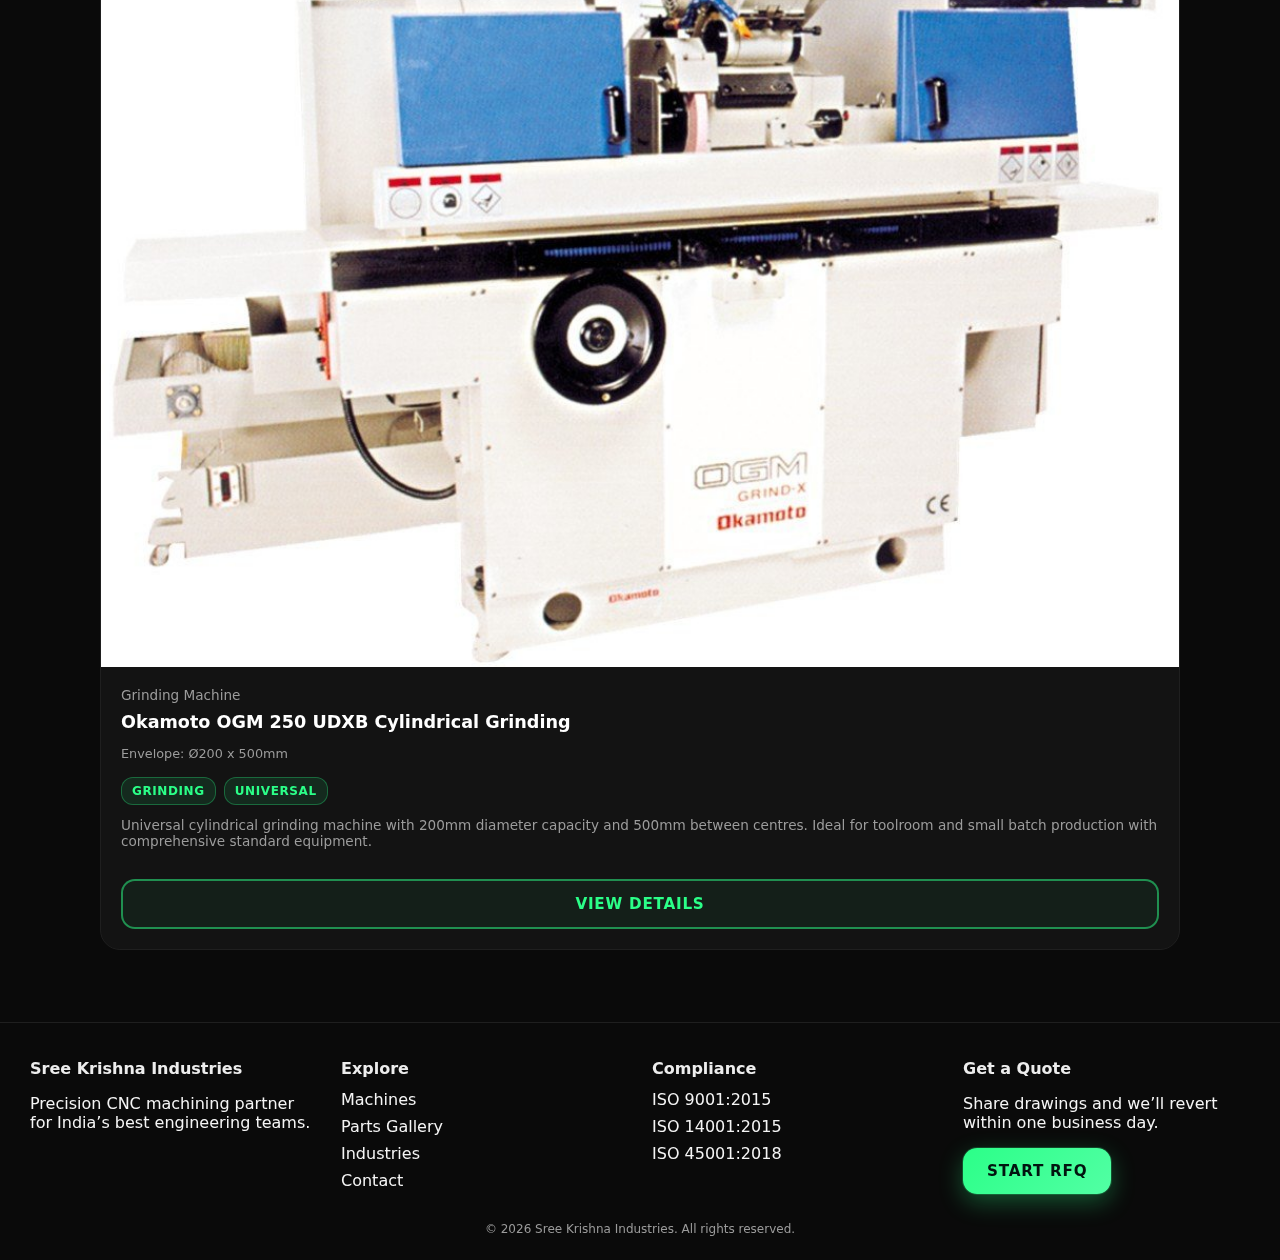
<file: machines/index.html>
<!DOCTYPE html>
<html lang="en">
<head>
  <meta charset="utf-8" />
  <meta name="viewport" content="width=device-width, initial-scale=1" />
  <title>Machines | Sree Krishna Industries</title>
  <link rel="stylesheet" href="../styles.css" />
</head>
<body class="page">
  <div class="bg-grid"></div>
  <header class="navbar">
    <div class="container nav-inner">
      <a class="brand" href="../index.html">
        <span class="brand-logo" aria-hidden="true">
          <svg viewBox="0 0 120 120" role="img" focusable="false">
            <defs>
              <linearGradient id="skiGradient" x1="0%" y1="0%" x2="100%" y2="100%">
                <stop offset="0%" stop-color="#2bff88" />
                <stop offset="100%" stop-color="#00aaff" />
              </linearGradient>
            </defs>
            <path d="M60 6 L76 9 L82 0 L103 17 L95 28 L108 36 L111 54 L120 60 L111 66 L108 84 L95 92 L103 103 L82 120 L76 111 L60 114 L44 111 L38 120 L17 103 L25 92 L12 84 L9 66 L0 60 L9 54 L12 36 L25 28 L17 17 L38 0 L44 9 Z" fill="#121212" />
            <circle cx="60" cy="60" r="38" fill="#050505" />
            <text x="60" y="76" text-anchor="middle" font-family="'Inter', sans-serif" font-weight="700" font-size="44" fill="url(#skiGradient)">SKI</text>
          </svg>
        </span>
        <div>
          <div class="brand-name">Sree Krishna Industries</div>
          <div class="brand-tagline">Precision CNC Machining</div>
        </div>
      </a>
      <nav class="nav-links">
        <a href="../index.html">Home</a>
        <a href="../parts/index.html">Parts</a>
        <a href="../index.html#industries">Industries</a>
        <a href="../index.html#quality">Quality</a>
        <a href="../index.html#contact">Contact</a>
      </nav>
      <div class="nav-cta">
        <a class="btn btn-primary" href="../rfq">Get a Quote</a>
      </div>
    </div>
  </header>

  <main>
    <section class="detail-hero">
      <div class="layout-wide detail-hero-content">
        <img src="../public/images/machine-turning-center.jpg" alt="CNC workshop" id="machines-hero" />
        <div>
          <nav class="breadcrumb"><a href="../index.html">Home</a> · Machines</nav>
          <h1 class="hero-title">Our CNC Machines</h1>
          <p class="hero-lead">A curated mix of turning, milling, and EDM centers that let us machine complex components with repeatable quality and speed.</p>
          <div class="usp-list" id="machine-usps"></div>
        </div>
      </div>
    </section>

    <section class="section">
      <div class="layout-wide">
        <div class="cards-grid" id="machines-directory"></div>
      </div>
    </section>
  </main>

  <footer class="footer">
    <div class="container footer-grid">
      <div>
        <div class="footer-title">Sree Krishna Industries</div>
        <p>Precision CNC machining partner for India’s best engineering teams.</p>
      </div>
      <div>
        <div class="footer-title">Explore</div>
        <ul>
          <li><a href="../index.html#machines">Machines</a></li>
          <li><a href="../parts/index.html">Parts Gallery</a></li>
          <li><a href="../index.html#industries">Industries</a></li>
          <li><a href="../index.html#contact">Contact</a></li>
        </ul>
      </div>
      <div>
        <div class="footer-title">Compliance</div>
        <ul>
          <li>ISO 9001:2015</li>
          <li>ISO 14001:2015</li>
          <li>ISO 45001:2018</li>
        </ul>
      </div>
      <div>
        <div class="footer-title">Get a Quote</div>
        <p>Share drawings and we’ll revert within one business day.</p>
        <a class="btn btn-primary" href="../rfq">Start RFQ</a>
      </div>
    </div>
    <div class="footer-meta">© <span id="year"></span> Sree Krishna Industries. All rights reserved.</div>
  </footer>

  <script src="../data.js"></script>
  <script src="../machines/list.js"></script>
</body>
</html>
</file>
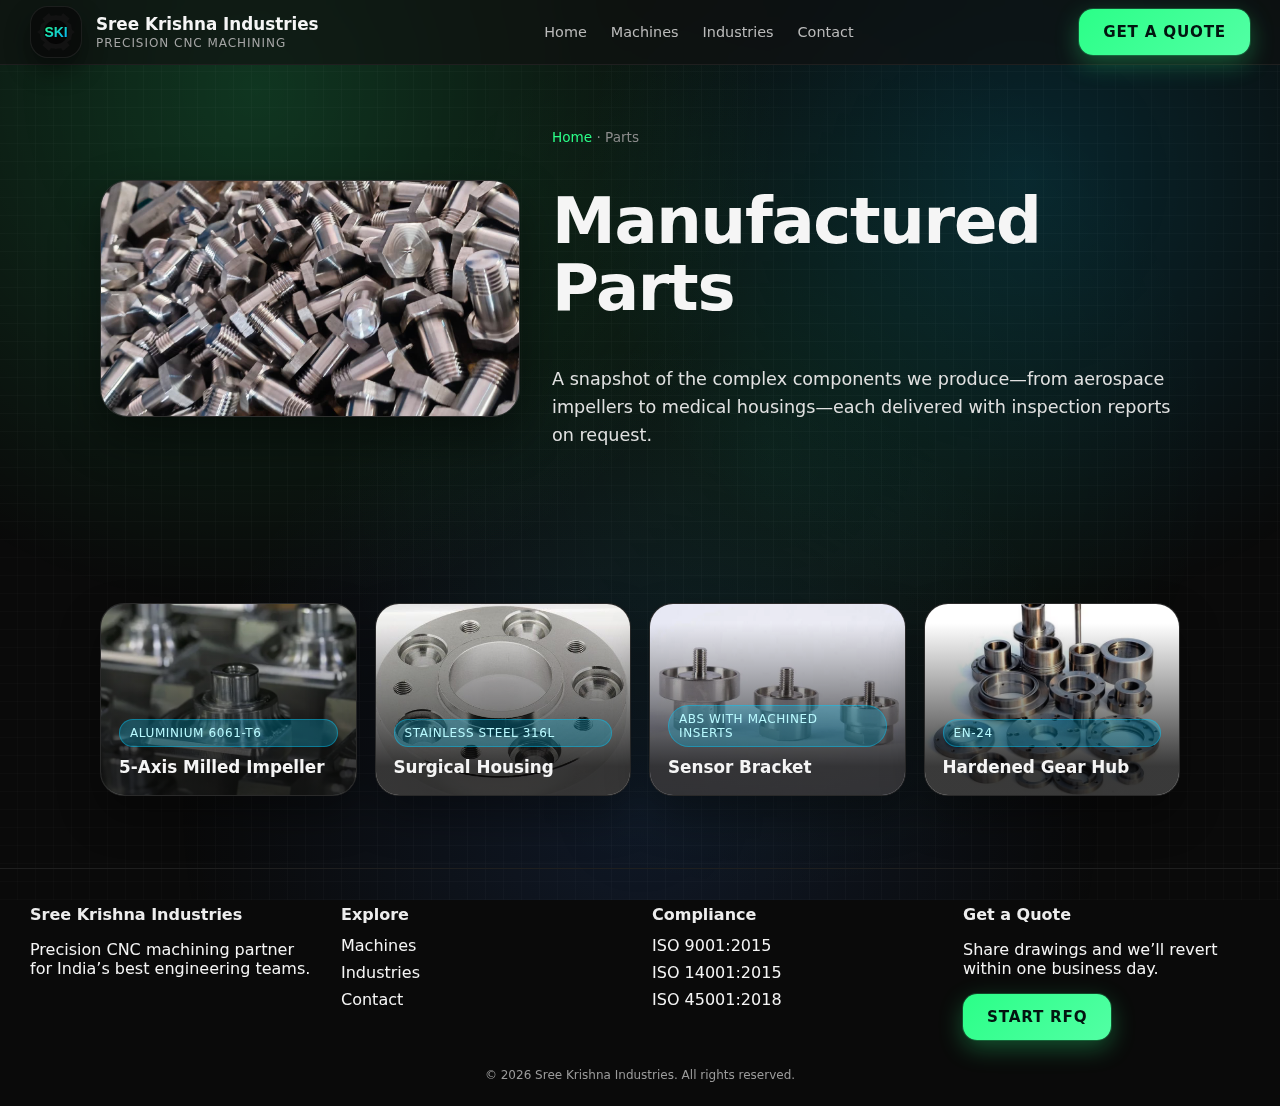
<file: parts/index.html>
<!DOCTYPE html>
<html lang="en">
<head>
  <meta charset="utf-8" />
  <meta name="viewport" content="width=device-width, initial-scale=1" />
  <title>Manufactured Parts | Sree Krishna Industries</title>
  <link rel="stylesheet" href="../styles.css" />
</head>
<body class="page">
  <div class="bg-grid"></div>
  <header class="navbar">
    <div class="container nav-inner">
      <a class="brand" href="../index.html">
        <span class="brand-logo" aria-hidden="true">
          <svg viewBox="0 0 120 120" role="img" focusable="false">
            <defs>
              <linearGradient id="skiGradient" x1="0%" y1="0%" x2="100%" y2="100%">
                <stop offset="0%" stop-color="#2bff88" />
                <stop offset="100%" stop-color="#00aaff" />
              </linearGradient>
            </defs>
            <path d="M60 6 L76 9 L82 0 L103 17 L95 28 L108 36 L111 54 L120 60 L111 66 L108 84 L95 92 L103 103 L82 120 L76 111 L60 114 L44 111 L38 120 L17 103 L25 92 L12 84 L9 66 L0 60 L9 54 L12 36 L25 28 L17 17 L38 0 L44 9 Z" fill="#121212" />
            <circle cx="60" cy="60" r="38" fill="#050505" />
            <text x="60" y="76" text-anchor="middle" font-family="'Inter', sans-serif" font-weight="700" font-size="44" fill="url(#skiGradient)">SKI</text>
          </svg>
        </span>
        <div>
          <div class="brand-name">Sree Krishna Industries</div>
          <div class="brand-tagline">Precision CNC Machining</div>
        </div>
      </a>
      <nav class="nav-links">
        <a href="../index.html">Home</a>
        <a href="../machines/index.html">Machines</a>
        <a href="../index.html#industries">Industries</a>
        <a href="../index.html#contact">Contact</a>
      </nav>
      <div class="nav-cta">
        <a class="btn btn-primary" href="https://docs.google.com/forms/d/e/1FAIpQLScPFt7EcxCZwlP82XaQHYTAAT4935U46JWdK42y7iJweB-WZQ/viewform?usp=sharing&ouid=112392121778927063114" target="_blank">Get a Quote</a>
      </div>
    </div>
  </header>

  <main>
    <section class="detail-hero">
      <div class="layout-wide detail-hero-content">
        <img src="../public/images/part-impeller.jpg" alt="Machined parts" />
        <div>
          <nav class="breadcrumb"><a href="../index.html">Home</a> · Parts</nav>
          <h1 class="hero-title">Manufactured Parts</h1>
          <p class="hero-lead">A snapshot of the complex components we produce—from aerospace impellers to medical housings—each delivered with inspection reports on request.</p>
        </div>
      </div>
    </section>

    <section class="section">
      <div class="layout-wide gallery-grid" id="parts-directory"></div>
    </section>
  </main>

  <footer class="footer">
    <div class="container footer-grid">
      <div>
        <div class="footer-title">Sree Krishna Industries</div>
        <p>Precision CNC machining partner for India’s best engineering teams.</p>
      </div>
      <div>
        <div class="footer-title">Explore</div>
        <ul>
          <li><a href="../machines/index.html">Machines</a></li>
          <li><a href="../index.html#industries">Industries</a></li>
          <li><a href="../index.html#contact">Contact</a></li>
        </ul>
      </div>
      <div>
        <div class="footer-title">Compliance</div>
        <ul>
          <li>ISO 9001:2015</li>
          <li>ISO 14001:2015</li>
          <li>ISO 45001:2018</li>
        </ul>
      </div>
      <div>
        <div class="footer-title">Get a Quote</div>
        <p>Share drawings and we’ll revert within one business day.</p>
        <a class="btn btn-primary" href="https://docs.google.com/forms/d/e/1FAIpQLScPFt7EcxCZwlP82XaQHYTAAT4935U46JWdK42y7iJweB-WZQ/viewform?usp=sharing&ouid=112392121778927063114" target="_blank">Start RFQ</a>
      </div>
    </div>
    <div class="footer-meta">© <span id="year"></span> Sree Krishna Industries. All rights reserved.</div>
  </footer>

  <script src="../data.js"></script>
  <script src="../parts/list.js"></script>
</body>
</html>
</file>
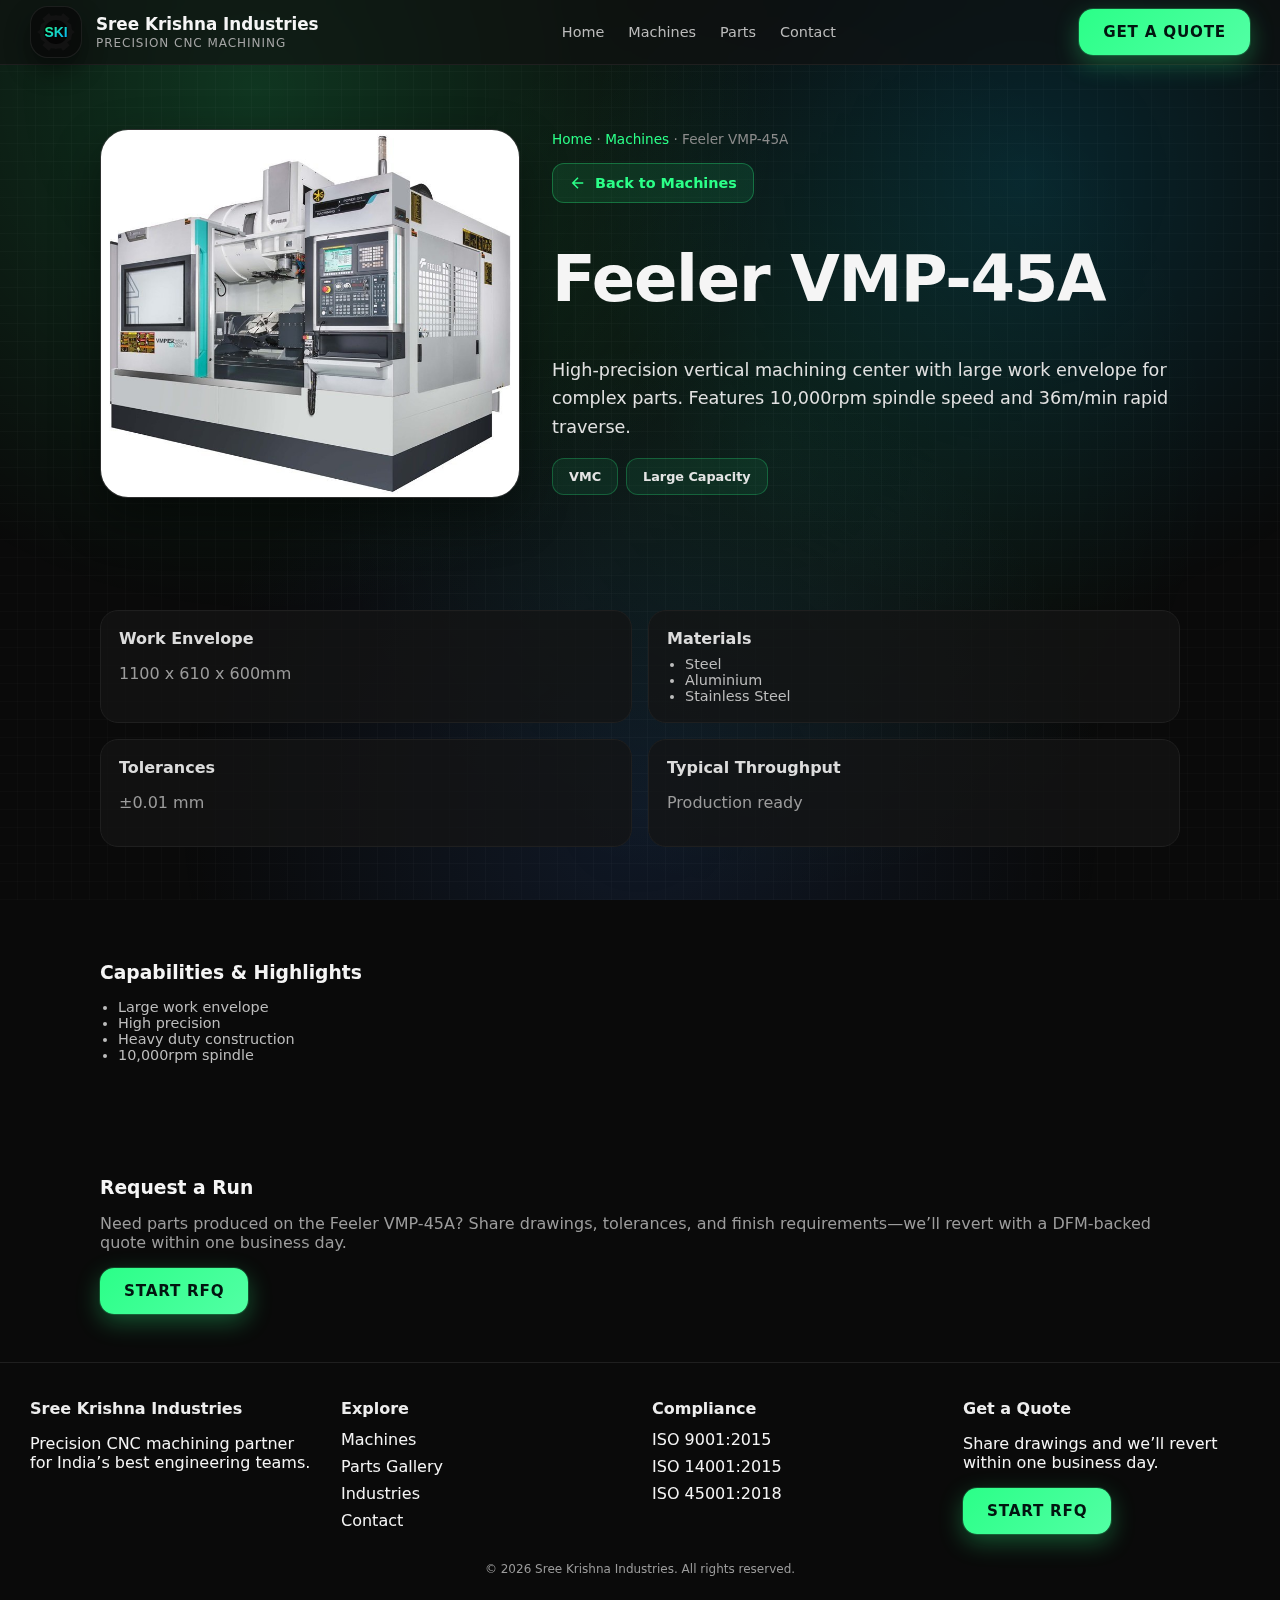
<file: machines/detail.html>
<!DOCTYPE html>
<html lang="en">
<head>
  <meta charset="utf-8" />
  <meta name="viewport" content="width=device-width, initial-scale=1" />
  <title>Machine Detail | Sree Krishna Industries</title>
  <link rel="stylesheet" href="../styles.css" />
</head>
<body class="page">
  <div class="bg-grid"></div>
  <header class="navbar">
    <div class="container nav-inner">
      <a class="brand" href="../index.html">
        <span class="brand-logo" aria-hidden="true">
          <svg viewBox="0 0 120 120" role="img" focusable="false">
            <defs>
              <linearGradient id="skiGradient" x1="0%" y1="0%" x2="100%" y2="100%">
                <stop offset="0%" stop-color="#2bff88" />
                <stop offset="100%" stop-color="#00aaff" />
              </linearGradient>
            </defs>
            <path d="M60 6 L76 9 L82 0 L103 17 L95 28 L108 36 L111 54 L120 60 L111 66 L108 84 L95 92 L103 103 L82 120 L76 111 L60 114 L44 111 L38 120 L17 103 L25 92 L12 84 L9 66 L0 60 L9 54 L12 36 L25 28 L17 17 L38 0 L44 9 Z" fill="#121212" />
            <circle cx="60" cy="60" r="38" fill="#050505" />
            <text x="60" y="76" text-anchor="middle" font-family="'Inter', sans-serif" font-weight="700" font-size="44" fill="url(#skiGradient)">SKI</text>
          </svg>
        </span>
        <div>
          <div class="brand-name">Sree Krishna Industries</div>
          <div class="brand-tagline">Precision CNC Machining</div>
        </div>
      </a>
      <nav class="nav-links">
        <a href="../index.html">Home</a>
        <a href="../machines/index.html">Machines</a>
        <a href="../parts/index.html">Parts</a>
        <a href="../index.html#contact">Contact</a>
      </nav>
      <div class="nav-cta">
        <a class="btn btn-primary" href="https://docs.google.com/forms/d/e/1FAIpQLScPFt7EcxCZwlP82XaQHYTAAT4935U46JWdK42y7iJweB-WZQ/viewform?usp=sharing&ouid=112392121778927063114" target="_blank">Get a Quote</a>
      </div>
    </div>
  </header>

  <main id="machine-detail" class="detail-page"></main>

  <footer class="footer">
    <div class="container footer-grid">
      <div>
        <div class="footer-title">Sree Krishna Industries</div>
        <p>Precision CNC machining partner for India’s best engineering teams.</p>
      </div>
      <div>
        <div class="footer-title">Explore</div>
        <ul>
          <li><a href="../machines/index.html">Machines</a></li>
          <li><a href="../parts/index.html">Parts Gallery</a></li>
          <li><a href="../index.html#industries">Industries</a></li>
          <li><a href="../index.html#contact">Contact</a></li>
        </ul>
      </div>
      <div>
        <div class="footer-title">Compliance</div>
        <ul>
          <li>ISO 9001:2015</li>
          <li>ISO 14001:2015</li>
          <li>ISO 45001:2018</li>
        </ul>
      </div>
      <div>
        <div class="footer-title">Get a Quote</div>
        <p>Share drawings and we’ll revert within one business day.</p>
        <a class="btn btn-primary" href="../rfq">Start RFQ</a>
      </div>
    </div>
    <div class="footer-meta">© <span id="year"></span> Sree Krishna Industries. All rights reserved.</div>
  </footer>

  <script src="../data.js"></script>
  <script src="../machines/detail.js"></script>
</body>
</html>
</file>
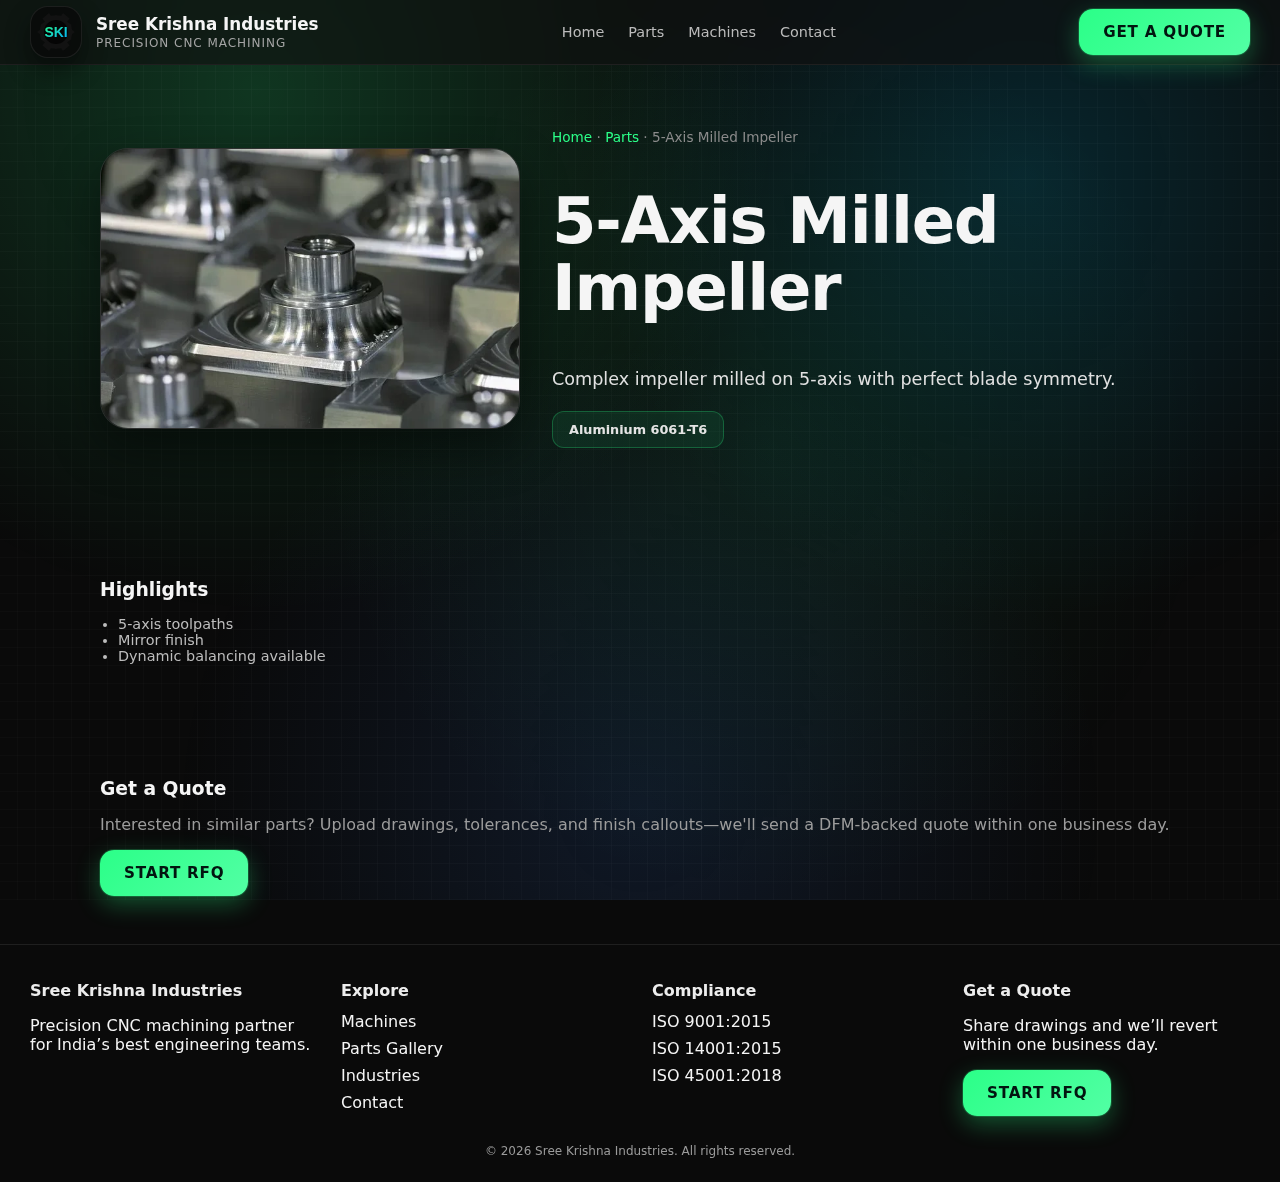
<file: parts/detail.html>
<!DOCTYPE html>
<html lang="en">
<head>
  <meta charset="utf-8" />
  <meta name="viewport" content="width=device-width, initial-scale=1" />
  <title>Part Detail | Sree Krishna Industries</title>
  <link rel="stylesheet" href="../styles.css" />
</head>
<body class="page">
  <div class="bg-grid"></div>
  <header class="navbar">
    <div class="container nav-inner">
      <a class="brand" href="../index.html">
        <span class="brand-logo" aria-hidden="true">
          <svg viewBox="0 0 120 120" role="img" focusable="false">
            <defs>
              <linearGradient id="skiGradient" x1="0%" y1="0%" x2="100%" y2="100%">
                <stop offset="0%" stop-color="#2bff88" />
                <stop offset="100%" stop-color="#00aaff" />
              </linearGradient>
            </defs>
            <path d="M60 6 L76 9 L82 0 L103 17 L95 28 L108 36 L111 54 L120 60 L111 66 L108 84 L95 92 L103 103 L82 120 L76 111 L60 114 L44 111 L38 120 L17 103 L25 92 L12 84 L9 66 L0 60 L9 54 L12 36 L25 28 L17 17 L38 0 L44 9 Z" fill="#121212" />
            <circle cx="60" cy="60" r="38" fill="#050505" />
            <text x="60" y="76" text-anchor="middle" font-family="'Inter', sans-serif" font-weight="700" font-size="44" fill="url(#skiGradient)">SKI</text>
          </svg>
        </span>
        <div>
          <div class="brand-name">Sree Krishna Industries</div>
          <div class="brand-tagline">Precision CNC Machining</div>
        </div>
      </a>
      <nav class="nav-links">
        <a href="../index.html">Home</a>
        <a href="../parts/index.html">Parts</a>
        <a href="../machines/index.html">Machines</a>
        <a href="../index.html#contact">Contact</a>
      </nav>
      <div class="nav-cta">
        <a class="btn btn-primary" href="https://docs.google.com/forms/d/e/1FAIpQLScPFt7EcxCZwlP82XaQHYTAAT4935U46JWdK42y7iJweB-WZQ/viewform?usp=sharing&ouid=112392121778927063114" target="_blank">Get a Quote</a>
      </div>
    </div>
  </header>

  <main id="part-detail" class="detail-page"></main>

  <footer class="footer">
    <div class="container footer-grid">
      <div>
        <div class="footer-title">Sree Krishna Industries</div>
        <p>Precision CNC machining partner for India’s best engineering teams.</p>
      </div>
      <div>
        <div class="footer-title">Explore</div>
        <ul>
          <li><a href="../machines/index.html">Machines</a></li>
          <li><a href="../parts/index.html">Parts Gallery</a></li>
          <li><a href="../index.html#industries">Industries</a></li>
          <li><a href="../index.html#contact">Contact</a></li>
        </ul>
      </div>
      <div>
        <div class="footer-title">Compliance</div>
        <ul>
          <li>ISO 9001:2015</li>
          <li>ISO 14001:2015</li>
          <li>ISO 45001:2018</li>
        </ul>
      </div>
      <div>
        <div class="footer-title">Get a Quote</div>
        <p>Share drawings and we’ll revert within one business day.</p>
        <a class="btn btn-primary" href="https://docs.google.com/forms/d/e/1FAIpQLScPFt7EcxCZwlP82XaQHYTAAT4935U46JWdK42y7iJweB-WZQ/viewform?usp=sharing&ouid=112392121778927063114" target="_blank">Start RFQ</a>
      </div>
    </div>
    <div class="footer-meta">© <span id="year"></span> Sree Krishna Industries. All rights reserved.</div>
  </footer>

  <script src="../data.js"></script>
  <script src="../parts/detail.js"></script>
</body>
</html>
</file>
<file: styles.css>
:root {
  --bg: #0a0a0a;
  --surface: rgba(23, 23, 23, 0.7);
  --border: #1f1f1f;
  --emerald: #2bff88;
  --cyan: #00ccff;
  --text: #f5f5f5;
  --muted: #a8a8a8;
  font-family: "Inter", ui-sans-serif, system-ui, sans-serif;
}

*, *::before, *::after { box-sizing: border-box; }

body.page {
  margin: 0;
  min-height: 100vh;
  background: var(--bg);
  color: var(--text);
}
a { color: inherit; text-decoration: none; }
img { display:block; width:100%; height:auto; }

.bg-grid {
  position: fixed;
  inset: 0;
  pointer-events: none;
  background: radial-gradient(circle at 20% 10%, rgba(43,255,136,.18), transparent 40%),
              radial-gradient(circle at 80% 20%, rgba(0,204,255,.15), transparent 35%),
              radial-gradient(circle at 50% 90%, rgba(59,130,246,.12), transparent 45%),
              radial-gradient(circle at 60% 50%, rgba(43,255,136,.08), transparent 50%);
  z-index: -2;
}
.bg-grid::after {
  content:"";
  position:absolute;
  inset:0;
  opacity:0.07;
  background: linear-gradient(to right, transparent 0, transparent 95%, rgba(255,255,255,.3) 95%),
              linear-gradient(to bottom, transparent 0, transparent 95%, rgba(255,255,255,.3) 95%);
  background-size:18px 18px;
}

.container { width:min(1220px,calc(100% - 2rem)); margin-inline:auto; }

.navbar {
  position: sticky;
  top: 0;
  z-index: 50;
  backdrop-filter: blur(16px);
  background: rgba(15,15,15,0.6);
  border-bottom:1px solid var(--border);
}
.nav-inner { height:64px; display:flex; align-items:center; justify-content:space-between; }
.brand { display:flex; gap:14px; align-items:center; text-decoration:none; }
.brand-logo { display:inline-flex; width:52px; height:52px; border-radius:18px; background:rgba(8,8,8,.75); padding:6px; box-shadow:0 12px 25px rgba(0,0,0,.45); border:1px solid rgba(70,70,70,.35); }
.brand-logo svg { width:100%; height:100%; }
.brand-name { font-weight:600; font-size:1.05rem; }
.brand-tagline { font-size:0.75rem; color:#a5a5a5; letter-spacing:0.08em; text-transform:uppercase; margin-top:2px; }
.nav-links { display:flex; gap:24px; font-size:0.9rem; color:#bbb; }
.nav-links a:hover { color:var(--emerald); }
.nav-cta { display:flex; gap:12px; }

.btn { display:inline-flex; align-items:center; justify-content:center; border-radius:14px; padding:14px 24px; font-weight:700; font-size:0.95rem; border:none; cursor:pointer; transition:all .3s ease; text-transform:uppercase; letter-spacing:0.05em; }
.btn-primary { background:linear-gradient(135deg,var(--emerald),#52ffa4); color:#021510; box-shadow:0 8px 25px rgba(43,255,136,.3), 0 0 0 1px rgba(43,255,136,.2); }
.btn-primary:hover { background:linear-gradient(135deg,#52ffa4,var(--emerald)); transform:translateY(-2px); box-shadow:0 12px 35px rgba(43,255,136,.4), 0 0 0 1px rgba(43,255,136,.3); }
.btn-outline { border:2px solid rgba(43,255,136,.5); color:var(--emerald); background:rgba(43,255,136,.05); backdrop-filter:blur(10px); }
.btn-outline:hover { background:rgba(43,255,136,.1); border-color:rgba(43,255,136,.7); transform:translateY(-2px); }
.btn-gradient { background:linear-gradient(90deg,var(--emerald),var(--cyan),#3b82f6); color:#052011; }
.btn-gradient:hover { filter:brightness(1.05); }

.hero { padding-block:80px; }
.hero-grid { display:grid; gap:48px; align-items:center; }
@media(min-width:960px){ .hero-grid{ grid-template-columns:repeat(2,minmax(0,1fr)); } }
.hero-title { font-size:clamp(2.8rem,5.5vw,4rem); line-height:1.05; font-weight:800; letter-spacing:-0.02em; }
.hero-lead { margin-top:24px; color:#e1e1e1; max-width:640px; font-size:1.1rem; line-height:1.6; font-weight:500; }
.text-gradient { color:transparent; background:linear-gradient(90deg,var(--emerald),var(--cyan),#3b82f6); -webkit-background-clip:text; background-clip:text; }
.usp-list { margin-top:24px; display:flex; flex-wrap:wrap; gap:12px; }
.badge { display:inline-flex; gap:8px; align-items:center; border-radius:12px; padding:10px 16px; background:rgba(43,255,136,.08); border:1px solid rgba(43,255,136,.25); color:#e4e4e4; font-size:0.8rem; font-weight:600; transition:all 0.2s ease; }
.badge:hover { background:rgba(43,255,136,.12); border-color:rgba(43,255,136,.4); transform:translateY(-1px); }
.icon, .icon.tiny { width:20px; height:20px; }
.icon.tiny { width:16px; height:16px; }
.icon-inline { margin-left:4px; }
.hero-actions { display:flex; gap:12px; margin-top:24px; }
.hero-media { position:relative; max-width:480px; justify-self:center; }
.hero-media-frame { border-radius:32px; overflow:hidden; border:2px solid rgba(43,255,136,.3); box-shadow:0 40px 80px rgba(0,0,0,.6), 0 0 0 1px rgba(43,255,136,.1); }
.hero-media img { width:100%; height:auto; object-fit:contain; transition:transform 0.3s ease; }
.hero-media:hover img { transform:scale(1.02); }
.iso-card { position:absolute; left:-24px; bottom:-28px; display:flex; gap:12px; align-items:center; padding:16px 20px; background:rgba(22,22,22,.9); border-radius:20px; border:2px solid rgba(43,255,136,.3); backdrop-filter:blur(15px); box-shadow:0 20px 40px rgba(0,0,0,.4), 0 0 0 1px rgba(43,255,136,.1); transition:all 0.3s ease; }
.iso-card:hover { transform:translateY(-2px); border-color:rgba(43,255,136,.5); box-shadow:0 25px 50px rgba(0,0,0,.5), 0 0 0 1px rgba(43,255,136,.2); }
.icon-lg { width:28px; height:28px; color:var(--emerald); }
.iso-title { font-weight:600; font-size:0.9rem; }
.iso-sub { font-size:0.75rem; color:#9cc; }
.hero-client-wrap { 
  margin-top: 40px; 
  display: flex; 
  align-items: center; 
  gap: 24px; 
  flex-wrap: wrap; 
  justify-content: center;
}

.trusted-title { 
  font-size: 0.9rem; 
  text-transform: uppercase; 
  letter-spacing: 0.15em; 
  color: var(--emerald); 
  font-weight: 700;
  margin-bottom: 8px;
}
.client-logo-strip { display:flex; flex-wrap:wrap; gap:24px; align-items:center; }
.client-logo { display:inline-flex; align-items:center; justify-content:center; padding:6px 10px; border-radius:12px; transition:transform .3s ease; }
.client-logo img { height:40px; width:auto; filter:grayscale(100%); opacity:0.75; transition:opacity .3s ease, filter .3s ease, transform .3s ease; }
.client-logo:hover img { filter:grayscale(0%); opacity:1; transform:translateY(-2px); }

.section { padding-block:72px; }
.section-heading { display:flex; justify-content:space-between; align-items:flex-end; gap:12px; margin-bottom:20px; }
.section h2 { font-size:clamp(1.8rem,3vw,2.4rem); margin:0; }
.link-accent { color:var(--emerald); font-size:0.95rem; }
.link-accent:hover { text-decoration:underline; }

/* Quality Section Redesign */
.quality-section {
  background: linear-gradient(135deg, rgba(43,255,136,.03), rgba(0,204,255,.03));
  position: relative;
  overflow: hidden;
}

.quality-section::before {
  content: '';
  position: absolute;
  top: 0;
  left: 0;
  right: 0;
  bottom: 0;
  background: radial-gradient(circle at 30% 20%, rgba(43,255,136,.08), transparent 50%),
              radial-gradient(circle at 70% 80%, rgba(0,204,255,.06), transparent 50%);
  pointer-events: none;
}

.quality-header {
  text-align: center;
  margin-bottom: 60px;
  position: relative;
  z-index: 1;
}

.section-title {
  font-size: clamp(2.2rem, 4vw, 3rem);
  font-weight: 800;
  background: linear-gradient(135deg, var(--emerald), var(--cyan));
  -webkit-background-clip: text;
  background-clip: text;
  color: transparent;
  margin: 0 0 16px 0;
  letter-spacing: -0.02em;
}

.section-subtitle {
  font-size: 1.2rem;
  color: #b8b8b8;
  max-width: 600px;
  margin: 0 auto;
  line-height: 1.6;
}

.quality-grid {
  display: grid;
  gap: 40px;
  grid-template-columns: 1fr;
  position: relative;
  z-index: 1;
}

@media (min-width: 1024px) {
  .quality-grid {
    grid-template-columns: 1fr 1fr;
    gap: 60px;
    align-items: start;
  }
  
  .certifications-grid {
    display: flex;
    flex-direction: column;
    align-items: center;
    gap: 20px;
  }
}

.quality-main {
  background: rgba(20, 20, 20, 0.8);
  border: 1px solid rgba(43, 255, 136, 0.2);
  border-radius: 24px;
  padding: 40px;
  backdrop-filter: blur(20px);
  position: relative;
  overflow: hidden;
}

.quality-main::before {
  content: '';
  position: absolute;
  top: 0;
  left: 0;
  right: 0;
  height: 4px;
  background: linear-gradient(90deg, var(--emerald), var(--cyan));
}

.quality-icon {
  width: 64px;
  height: 64px;
  background: linear-gradient(135deg, var(--emerald), var(--cyan));
  border-radius: 20px;
  display: flex;
  align-items: center;
  justify-content: center;
  margin-bottom: 24px;
  box-shadow: 0 8px 32px rgba(43, 255, 136, 0.3);
}

.quality-icon svg {
  width: 32px;
  height: 32px;
  color: #021510;
  stroke-width: 2.5;
}

.quality-main h3 {
  font-size: 1.8rem;
  font-weight: 700;
  color: #ffffff;
  margin: 0 0 16px 0;
}

.quality-main p {
  font-size: 1.1rem;
  color: #d1d1d1;
  line-height: 1.7;
  margin: 0 0 32px 0;
}

.quality-features {
  display: grid;
  gap: 16px;
}

.feature-item {
  display: flex;
  align-items: center;
  gap: 12px;
  padding: 12px 16px;
  background: rgba(43, 255, 136, 0.05);
  border: 1px solid rgba(43, 255, 136, 0.15);
  border-radius: 12px;
  transition: all 0.3s ease;
}

.feature-item:hover {
  background: rgba(43, 255, 136, 0.1);
  border-color: rgba(43, 255, 136, 0.3);
  transform: translateX(4px);
}

.feature-icon {
  width: 20px;
  height: 20px;
  color: var(--emerald);
  flex-shrink: 0;
}

.feature-item span {
  color: #e4e4e4;
  font-weight: 500;
  font-size: 0.95rem;
}

.certifications-grid {
  display: flex;
  flex-direction: column;
  align-items: center;
  gap: 20px;
}

.cert-card {
  background: rgba(20, 20, 20, 0.6);
  border: 1px solid rgba(60, 60, 60, 0.5);
  border-radius: 20px;
  padding: 24px;
  display: flex;
  align-items: center;
  gap: 16px;
  transition: all 0.3s ease;
  backdrop-filter: blur(10px);
  max-width: 400px;
  width: 100%;
}

.cert-card:hover {
  background: rgba(20, 20, 20, 0.8);
  border-color: rgba(43, 255, 136, 0.3);
  transform: translateY(-4px);
  box-shadow: 0 12px 32px rgba(0, 0, 0, 0.3);
}

.cert-icon {
  width: 48px;
  height: 48px;
  background: linear-gradient(135deg, var(--emerald), var(--cyan));
  border-radius: 16px;
  display: flex;
  align-items: center;
  justify-content: center;
  flex-shrink: 0;
  box-shadow: 0 4px 16px rgba(43, 255, 136, 0.3);
}

.cert-icon svg {
  width: 24px;
  height: 24px;
  color: #021510;
  stroke-width: 2.5;
}

.cert-content {
  flex: 1;
}

.cert-title {
  font-size: 1.1rem;
  font-weight: 700;
  color: #ffffff;
  margin: 0 0 4px 0;
}

.cert-desc {
  font-size: 0.9rem;
  color: #b8b8b8;
  margin: 0;
  line-height: 1.5;
}

.cards-grid { display:grid; gap:20px; }
.cards-grid.quality { grid-template-columns:repeat(auto-fit,minmax(240px,1fr)); }
.cards-grid.process { grid-template-columns:repeat(auto-fit,minmax(220px,1fr)); }
.machine-card { transition:transform .25s ease, box-shadow .25s ease; }
.machine-card:hover { transform:translateY(-6px); box-shadow:0 20px 40px rgba(0,0,0,.35); }
.card { background:rgba(20,20,20,.7); border:1px solid var(--border); border-radius:20px; overflow:hidden; transition:border-color .2s ease, transform .2s ease; }
.card:hover { border-color:rgba(43,255,136,.35); transform:translateY(-3px); }
.card-surface { background:var(--surface); }
.card-header { padding:20px; border-bottom:1px solid var(--border); }
.card-title { margin:0; display:flex; gap:12px; align-items:center; font-weight:600; }
.card-content { padding:20px; color:#dcdcdc; font-size:0.95rem; }
.card-subtitle { font-weight:600; margin-top:6px; color:#ededed; }
.badge-row { display:flex; flex-wrap:wrap; gap:8px; margin-top:12px; }
.text-muted { color:#9c9c9c; }
.text-muted.small { display:block; font-size:0.78rem; margin-top:6px; }
.card-media { aspect-ratio:4/3; overflow:hidden; border-radius:18px 18px 0 0; }
.list { list-style:none; padding:0; margin:0; }
.list li { display:flex; gap:10px; align-items:center; }
.grid-2 { display:grid; grid-template-columns:repeat(auto-fit,minmax(200px,1fr)); gap:10px; }

.section-cta { background:linear-gradient(90deg, rgba(43,255,136,.15), rgba(0,204,255,.15), rgba(59,130,246,.15)); }
.contact-grid { display:grid; gap:24px; }
@media(min-width:980px){ .contact-grid{ grid-template-columns:repeat(2,minmax(0,1fr)); } }
.form { display:grid; gap:14px; }
.form-row { display:grid; gap:12px; }
@media(min-width:640px){ .form-row{ grid-template-columns:repeat(2,minmax(0,1fr)); } }
input, textarea {
  background:rgba(22,22,22,.95);
  border:1px solid rgba(60,60,60,.9);
  border-radius:12px;
  padding:12px;
  color:#eaeaea;
  font-size:0.9rem;
}
input:focus, textarea:focus {
  outline:none;
  border-color:rgba(43,255,136,.5);
  box-shadow:0 0 0 2px rgba(43,255,136,.25);
}
textarea { min-height:140px; resize:vertical; }
.contact-lines { margin-top:24px; display:grid; gap:10px; font-size:0.9rem; }

.footer { padding:36px 0 24px; border-top:1px solid var(--border); }
.footer-grid { display:grid; gap:24px; }
@media(min-width:880px){ .footer-grid{ grid-template-columns:repeat(4,minmax(0,1fr)); } }
.footer-title { font-weight:600; color:#ededed; margin-bottom:12px; }
.footer ul { list-style:none; margin:0; padding:0; }
.footer li + li { margin-top:8px; }
.footer a:hover { color:var(--emerald); }
.footer-meta { margin-top:28px; text-align:center; font-size:0.75rem; color:#9b9b9b; }

.gallery-grid {
  display:grid;
  gap:18px;
  grid-template-columns: repeat(auto-fit, minmax(240px, 1fr));
}
.gallery-card {
  position:relative;
  overflow:hidden;
  border-radius:24px;
  aspect-ratio:4/3;
  border:1px solid rgba(45,45,45,.9);
  background:#111;
  box-shadow:0 20px 40px rgba(0,0,0,.35);
  transition:transform .2s ease, border-color .2s ease;
}
.gallery-card:hover {
  transform:translateY(-4px);
  border-color:rgba(0,204,255,.45);
}
.gallery-card img {
  width:100%;
  height:100%;
  object-fit:cover;
  filter:saturate(1.05);
  transition:transform .3s ease;
}
.gallery-card:hover img { transform:scale(1.05); }
.gallery-overlay {
  position:absolute;
  inset:0;
  padding:18px;
  display:flex;
  flex-direction:column;
  justify-content:flex-end;
  background:linear-gradient(180deg, rgba(8,8,8,0) 10%, rgba(8,8,8,0.8) 85%);
}
.gallery-material {
  display:inline-flex;
  align-items:center;
  gap:6px;
  font-size:0.75rem;
  letter-spacing:0.05em;
  text-transform:uppercase;
  background:rgba(0,204,255,.25);
  border:1px solid rgba(0,204,255,.4);
  color:#b9faff;
  padding:6px 10px;
  border-radius:999px;
  margin-bottom:10px;
}
.gallery-overlay h3 {
  margin:0;
  font-size:1.05rem;
  font-weight:600;
}
.client-grid {
  display: grid;
  gap: 20px;
  grid-template-columns: repeat(auto-fit, minmax(200px, 1fr));
  justify-items: center;
  align-items: center;
}

@media (min-width: 768px) {
  .client-grid {
    grid-template-columns: repeat(5, 1fr);
    gap: 16px;
  }
}

.client-card {
  display: flex;
  flex-direction: column;
  align-items: center;
  justify-content: center;
  gap: 12px;
  padding: 20px 16px;
  border-radius: 16px;
  border: 1px solid rgba(60, 60, 60, 0.3);
  background: rgba(20, 20, 20, 0.6);
  backdrop-filter: blur(10px);
  text-align: center;
  color: #f3f3f3;
  box-shadow: 0 4px 12px rgba(0, 0, 0, 0.2);
  transition: all 0.3s ease;
  width: 100%;
  max-width: 180px;
  min-height: 120px;
}

.client-card:hover {
  transform: translateY(-2px);
  box-shadow: 0 8px 24px rgba(0, 0, 0, 0.3);
  border-color: rgba(43, 255, 136, 0.4);
  background: rgba(20, 20, 20, 0.8);
}

.client-card img {
  height: 40px;
  width: auto;
  max-width: 120px;
  filter: grayscale(100%);
  opacity: 0.8;
  transition: all 0.3s ease;
  object-fit: contain;
}

.client-card:hover img { 
  filter: grayscale(0%); 
  opacity: 1; 
  transform: scale(1.05);
}

.client-card span { 
  font-size: 0.85rem; 
  font-weight: 500; 
  line-height: 1.3;
  text-align: center;
  word-wrap: break-word;
  hyphens: auto;
}

/* Clients Section Styling */
.clients-section {
  background: linear-gradient(135deg, rgba(43,255,136,.02), rgba(0,204,255,.02));
  position: relative;
}

.clients-section::before {
  content: '';
  position: absolute;
  top: 0;
  left: 0;
  right: 0;
  bottom: 0;
  background: radial-gradient(circle at 20% 30%, rgba(43,255,136,.05), transparent 50%),
              radial-gradient(circle at 80% 70%, rgba(0,204,255,.03), transparent 50%);
  pointer-events: none;
}

.clients-section .section-heading {
  text-align: center;
  margin-bottom: 40px;
  position: relative;
  z-index: 1;
}

.clients-section .section-heading h2 {
  font-size: clamp(1.8rem, 3vw, 2.4rem);
  font-weight: 800;
  background: linear-gradient(135deg, var(--emerald), var(--cyan));
  -webkit-background-clip: text;
  background-clip: text;
  color: transparent;
  margin: 0 0 12px 0;
  letter-spacing: -0.02em;
}

.clients-section .section-subtitle {
  font-size: 1.1rem;
  color: #b8b8b8;
  margin: 0;
  line-height: 1.6;
}

.clients-section .client-grid {
  position: relative;
  z-index: 1;
}

/* Industries Section Styling */
.industries-section {
  background: linear-gradient(135deg, rgba(0,204,255,.02), rgba(43,255,136,.02));
  position: relative;
  overflow: hidden;
}

.industries-section::before {
  content: '';
  position: absolute;
  top: 0;
  left: 0;
  right: 0;
  bottom: 0;
  background: radial-gradient(circle at 30% 20%, rgba(0,204,255,.05), transparent 50%),
              radial-gradient(circle at 70% 80%, rgba(43,255,136,.03), transparent 50%);
  pointer-events: none;
}

.industries-section .section-heading {
  text-align: center;
  margin-bottom: 50px;
  position: relative;
  z-index: 1;
}

.industries-section .section-heading h2 {
  font-size: clamp(1.8rem, 3vw, 2.4rem);
  font-weight: 800;
  background: linear-gradient(135deg, var(--emerald), var(--cyan));
  -webkit-background-clip: text;
  background-clip: text;
  color: transparent;
  margin: 0 0 12px 0;
  letter-spacing: -0.02em;
}

.industries-section .section-subtitle {
  font-size: 1.1rem;
  color: #b8b8b8;
  margin: 0;
  line-height: 1.6;
}

.industries-grid {
  display: grid;
  gap: 28px;
  grid-template-columns: repeat(auto-fit, minmax(280px, 1fr));
  position: relative;
  z-index: 1;
  justify-items: center;
  align-items: start;
}

@media (min-width: 768px) {
  .industries-grid {
    grid-template-columns: repeat(2, 1fr);
    gap: 32px;
    max-width: 800px;
    margin: 0 auto;
  }
}

@media (min-width: 1200px) {
  .industries-grid {
    grid-template-columns: repeat(3, 1fr);
    gap: 36px;
    max-width: 1200px;
  }
}

.industry-card {
  background: rgba(20, 20, 20, 0.7);
  border: 1px solid rgba(60, 60, 60, 0.3);
  border-radius: 20px;
  padding: 28px 20px;
  backdrop-filter: blur(10px);
  transition: all 0.4s ease;
  position: relative;
  overflow: hidden;
  display: flex;
  flex-direction: column;
  align-items: center;
  text-align: center;
  min-height: 220px;
  max-width: 320px;
  margin: 0 auto;
}

.industry-card::before {
  content: '';
  position: absolute;
  top: 0;
  left: 0;
  right: 0;
  bottom: 0;
  background: linear-gradient(135deg, rgba(43,255,136,.05), rgba(0,204,255,.05));
  opacity: 0;
  transition: opacity 0.4s ease;
  pointer-events: none;
}

.industry-card:hover::before {
  opacity: 1;
}

.industry-card:hover {
  transform: translateY(-8px);
  border-color: rgba(43, 255, 136, 0.4);
  box-shadow: 0 20px 40px rgba(0, 0, 0, 0.3), 0 0 0 1px rgba(43, 255, 136, 0.1);
  background: rgba(20, 20, 20, 0.9);
}

.industry-icon {
  width: 72px;
  height: 72px;
  display: flex;
  align-items: center;
  justify-content: center;
  background: linear-gradient(135deg, rgba(43,255,136,.15), rgba(0,204,255,.15));
  border-radius: 18px;
  margin-bottom: 24px;
  transition: all 0.3s ease;
  position: relative;
  z-index: 1;
  flex-shrink: 0;
}

.industry-card:hover .industry-icon {
  transform: scale(1.1);
  background: linear-gradient(135deg, rgba(43,255,136,.25), rgba(0,204,255,.25));
  box-shadow: 0 8px 20px rgba(43, 255, 136, 0.2);
}

.industry-icon svg {
  width: 36px;
  height: 36px;
  color: var(--emerald);
  transition: all 0.3s ease;
}

.industry-card:hover .industry-icon svg {
  color: var(--cyan);
  transform: scale(1.1);
}

.industry-content {
  position: relative;
  z-index: 1;
  flex: 1;
  display: flex;
  flex-direction: column;
  justify-content: center;
}

.industry-title {
  font-size: 1.4rem;
  font-weight: 700;
  color: #ffffff;
  margin: 0 0 16px 0;
  letter-spacing: -0.01em;
  transition: color 0.3s ease;
}

.industry-card:hover .industry-title {
  color: var(--emerald);
}

.industry-description {
  font-size: 1rem;
  color: #b8b8b8;
  line-height: 1.6;
  margin: 0;
  transition: color 0.3s ease;
}

.industry-card:hover .industry-description {
  color: #d0d0d0;
}

/* Image Optimization */
img {
  max-width: 100%;
  height: auto;
  transition: opacity 0.3s ease;
}

img[loading="lazy"] {
  opacity: 0;
  transition: opacity 0.3s ease;
}

img[loading="lazy"].loaded {
  opacity: 1;
}

/* Preload critical images */
.hero-media img {
  loading: eager;
}

/* RFQ Content Styling */
.rfq-content {
  display: flex;
  flex-direction: column;
  gap: 24px;
  align-items: center;
  text-align: center;
}

.rfq-info h4 {
  font-size: 1.4rem;
  font-weight: 700;
  color: #ffffff;
  margin: 0 0 12px 0;
}

.rfq-info p {
  color: #b8b8b8;
  font-size: 1rem;
  line-height: 1.6;
  margin: 0 0 20px 0;
}

.rfq-features {
  list-style: none;
  padding: 0;
  margin: 0 0 24px 0;
  display: grid;
  grid-template-columns: repeat(2, 1fr);
  gap: 12px;
  text-align: left;
}

.rfq-features li {
  color: #d0d0d0;
  font-size: 0.9rem;
  font-weight: 500;
  display: flex;
  align-items: center;
  gap: 8px;
}

.btn-large {
  padding: 16px 32px;
  font-size: 1.1rem;
  font-weight: 700;
  display: inline-flex;
  align-items: center;
  gap: 12px;
  min-width: 200px;
  justify-content: center;
}

.btn-large svg {
  width: 20px;
  height: 20px;
  flex-shrink: 0;
}

@media (max-width: 768px) {
  .rfq-features {
    grid-template-columns: 1fr;
    gap: 8px;
  }
  
  .btn-large {
    width: 100%;
    min-width: auto;
  }
}

.detail-hero {
  padding-block:64px;
}
.detail-hero-content {
  display:grid;
  gap:32px;
}
@media(min-width:960px){
  .detail-hero-content { grid-template-columns: 420px 1fr; align-items:center; }
}

.back-button-container {
  margin-bottom: 20px;
}

.back-button {
  display: inline-flex;
  align-items: center;
  gap: 8px;
  padding: 10px 16px;
  background: rgba(43, 255, 136, 0.1);
  border: 1px solid rgba(43, 255, 136, 0.3);
  border-radius: 12px;
  color: var(--emerald);
  text-decoration: none;
  font-weight: 600;
  font-size: 0.9rem;
  transition: all 0.3s ease;
}

.back-button:hover {
  background: rgba(43, 255, 136, 0.15);
  border-color: rgba(43, 255, 136, 0.5);
  transform: translateX(-4px);
}

.back-icon {
  width: 18px;
  height: 18px;
  transition: transform 0.3s ease;
}

.back-button:hover .back-icon {
  transform: translateX(-2px);
}
.detail-hero img {
  width:100%;
  border-radius:28px;
  border:1px solid rgba(50,50,50,.9);
  box-shadow:0 20px 48px rgba(0,0,0,.45);
}
.spec-grid {
  display:grid;
  gap:16px;
}
@media(min-width:720px){ .spec-grid { grid-template-columns: repeat(2, minmax(0,1fr)); } }
.spec-card {
  background:rgba(20,20,20,.75);
  border:1px solid var(--border);
  border-radius:18px;
  padding:18px;
  color:#dcdcdc;
}
.spec-card h4 { margin:0 0 8px; font-size:1rem; }
.spec-list { margin:0; padding-left:18px; color:#bdbdbd; font-size:0.9rem; }

.detail-section {
  padding-block:48px;
}
.detail-section h3 { margin-bottom:16px; }
.breadcrumb { font-size:0.85rem; margin-bottom:16px; color:#8b8b8b; }
.breadcrumb a { color:var(--emerald); }

.layout-wide { width:min(1080px, calc(100% - 2rem)); margin-inline:auto; }

@media(max-width:960px){
  .nav-links { display:none; }
  .hero-actions { flex-direction:column; align-items:flex-start; }
  .hero-client-wrap { gap:16px; }
}

.sr-only { position:absolute; width:1px; height:1px; padding:0; margin:-1px; overflow:hidden; clip:rect(0,0,0,0); white-space:nowrap; border:0; }

/* Machine Category Styles */
.machines-container {
  margin-top: 20px;
}

.machine-category-header {
  display: flex;
  justify-content: space-between;
  align-items: center;
  margin: 40px 0 20px 0;
  padding-bottom: 12px;
  border-bottom: 2px solid rgba(43, 255, 136, 0.3);
}

.machine-category-header:first-child {
  margin-top: 0;
}

.category-title {
  font-size: 1.8rem;
  font-weight: 700;
  color: var(--emerald);
  margin: 0;
  text-transform: uppercase;
  letter-spacing: 0.05em;
}

.category-count {
  background: rgba(43, 255, 136, 0.15);
  color: var(--emerald);
  padding: 6px 12px;
  border-radius: 20px;
  font-size: 0.85rem;
  font-weight: 600;
  border: 1px solid rgba(43, 255, 136, 0.3);
}

.machines-category-grid {
  display: grid;
  gap: 20px;
  grid-template-columns: repeat(auto-fit, minmax(320px, 1fr));
  margin-bottom: 40px;
}

@media (min-width: 1200px) {
  .machines-category-grid {
    grid-template-columns: repeat(auto-fit, minmax(350px, 1fr));
  }
}

/* Force single machine categories to use the same grid as multi-machine categories */
.machines-category-grid.single-machine-category {
  grid-template-columns: repeat(auto-fit, minmax(320px, 1fr));
  max-width: none;
  width: 100%;
  justify-items: start;
}

@media (min-width: 1200px) {
  .machines-category-grid.single-machine-category {
    grid-template-columns: repeat(auto-fit, minmax(350px, 1fr));
  }
}

.machine-card {
  transition: transform 0.3s ease, box-shadow 0.3s ease, border-color 0.3s ease;
  position: relative;
  overflow: hidden;
  min-height: 400px;
  display: flex;
  flex-direction: column;
  width: 100%;
}

/* Ensure single machine cards have the same width as multi-machine cards */
.machines-category-grid.single-machine-category .machine-card {
  width: 100%;
  max-width: 320px;
  margin: 0;
}

@media (min-width: 1200px) {
  .machines-category-grid.single-machine-category .machine-card {
    max-width: 350px;
  }
}

.machine-card:hover {
  transform: translateY(-8px);
  box-shadow: 0 25px 50px rgba(0, 0, 0, 0.4);
  border-color: rgba(43, 255, 136, 0.5);
}

.machine-card .card-media {
  position: relative;
  overflow: hidden;
}

.machine-card .card-media img {
  transition: transform 0.3s ease;
  width: 100%;
  height: 100%;
  object-fit: cover;
}

.machine-card:hover .card-media img {
  transform: scale(1.05);
}

.machine-description {
  margin-top: 12px;
  font-size: 0.9rem;
  color: #b8b8b8;
  line-height: 1.5;
  display: -webkit-box;
  -webkit-line-clamp: 3;
  -webkit-box-orient: vertical;
  overflow: hidden;
}

.external-link {
  margin-top: 12px;
  font-size: 0.85rem;
  color: var(--emerald);
  font-weight: 600;
  text-align: center;
  padding: 8px 12px;
  background: rgba(43, 255, 136, 0.1);
  border: 1px solid rgba(43, 255, 136, 0.3);
  border-radius: 8px;
  transition: all 0.3s ease;
}

.machine-card:hover .external-link {
  background: rgba(43, 255, 136, 0.15);
  border-color: rgba(43, 255, 136, 0.5);
  transform: translateY(-1px);
}

.machine-card .card-subtitle {
  font-size: 1.1rem;
  font-weight: 700;
  color: #ffffff;
  margin: 8px 0;
  line-height: 1.3;
}

.machine-card .text-muted {
  color: #9c9c9c;
  font-size: 0.85rem;
}

.machine-card .text-muted.small {
  font-size: 0.8rem;
  margin-top: 4px;
}

.machine-card .card-content {
  flex: 1;
  display: flex;
  flex-direction: column;
}

/* Enhanced badge styling for machine cards */
.machine-card .badge-row {
  margin-top: 16px;
  display: flex;
  flex-wrap: wrap;
  gap: 8px;
}

.machine-card .badge {
  background: rgba(43, 255, 136, 0.1);
  border: 1px solid rgba(43, 255, 136, 0.3);
  color: var(--emerald);
  font-weight: 600;
  font-size: 0.75rem;
  padding: 6px 10px;
  border-radius: 12px;
  text-transform: uppercase;
  letter-spacing: 0.05em;
}

/* Responsive adjustments */
@media (max-width: 768px) {
  .machine-category-header {
    flex-direction: column;
    align-items: flex-start;
    gap: 8px;
  }
  
  .category-title {
    font-size: 1.5rem;
  }
  
  .machines-category-grid {
    grid-template-columns: 1fr;
    gap: 16px;
  }
  
  .machine-card .card-content {
    padding: 16px;
  }
}
</file>
